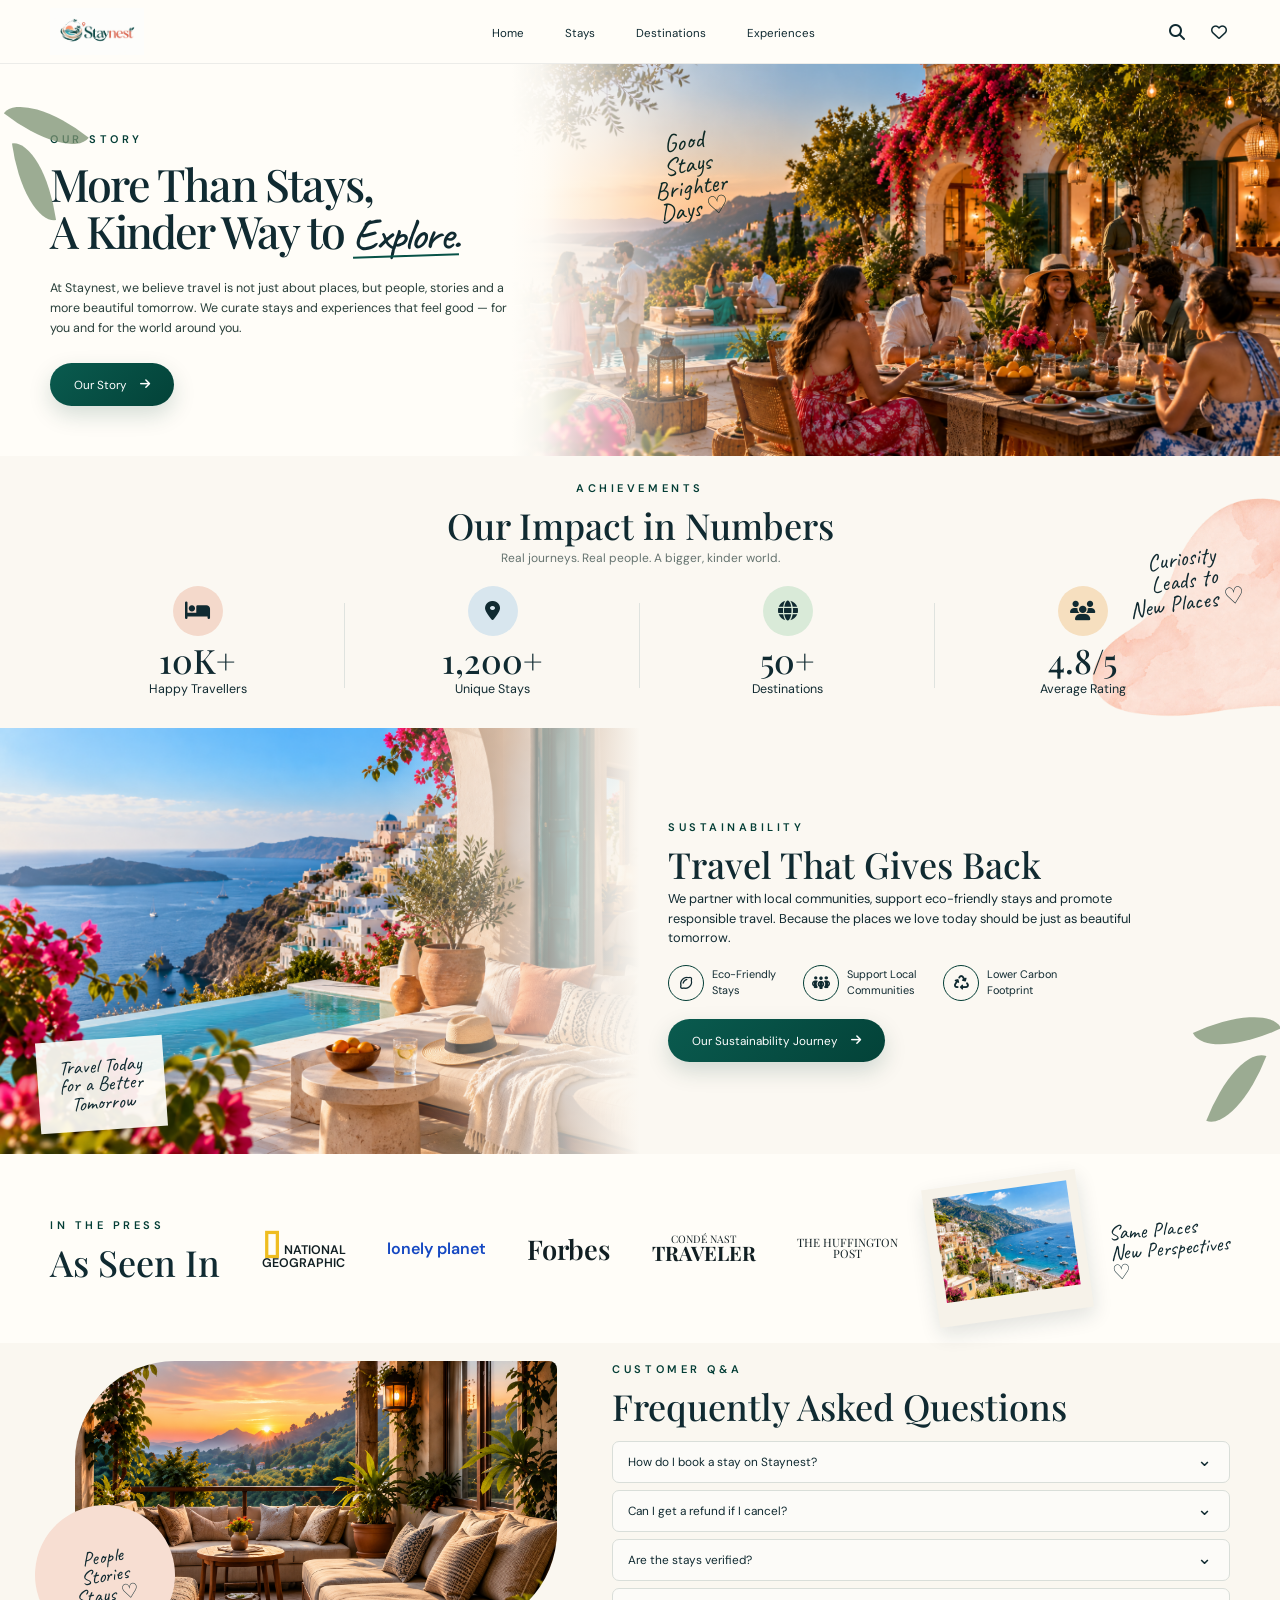
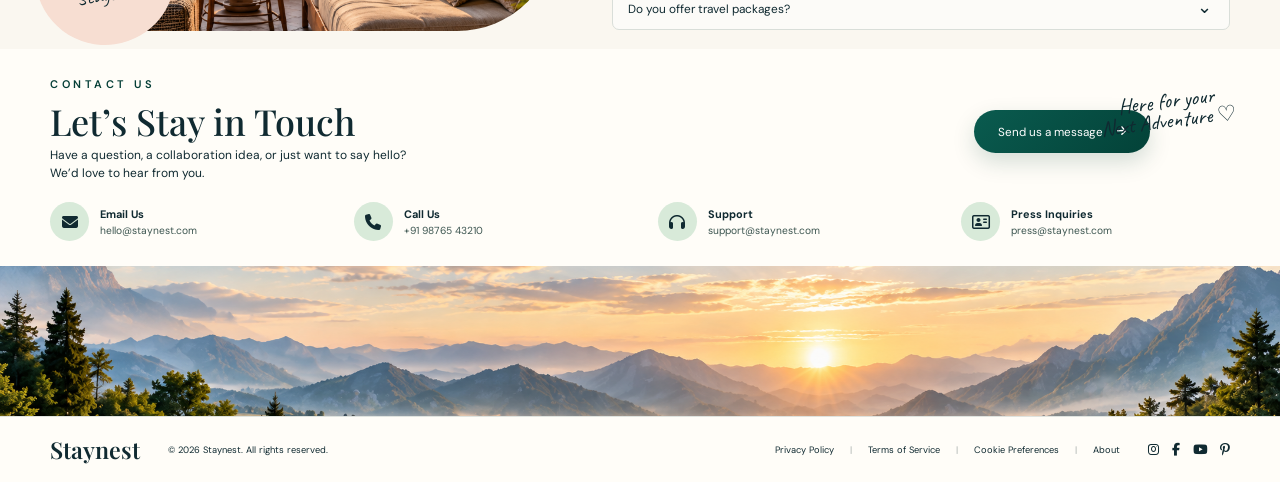
<file: about.html>
<!DOCTYPE html>
<html lang="en">
<head>
  <meta charset="UTF-8">
  <meta name="viewport" content="width=device-width, initial-scale=1.0">
  <meta name="description" content="Learn about Staynest, our impact, sustainability work and the people behind kinder travel.">
  <title>About | Staynest</title>

  <link rel="preconnect" href="https://fonts.googleapis.com">
  <link rel="preconnect" href="https://fonts.gstatic.com" crossorigin>
  <link href="https://fonts.googleapis.com/css2?family=Caveat:wght@500;600&family=DM+Sans:wght@400;500;600&family=Playfair+Display:wght@500;600&display=swap" rel="stylesheet">
  <link rel="stylesheet" href="https://cdnjs.cloudflare.com/ajax/libs/font-awesome/6.5.2/css/all.min.css">
  <link rel="stylesheet" href="./Css/about.css">
  <link rel="stylesheet" href="./Css/responsive.css">
</head>

<body class="about-page">

  <!-- ==================== HEADER START ==================== -->
  <header class="about-header">
    <nav class="about-navbar about-container" aria-label="Main navigation">

      <!-- Replace this file with the final Staynest logo -->
      <a class="about-logo" href="index.html" aria-label="Staynest home">
        <img src="./images/logo.png" alt="Staynest logo">
      </a>

      <button class="about-menu-toggle" type="button" aria-label="Open navigation" aria-expanded="false">
        <i class="fa-solid fa-bars"></i>
      </button>

      <div class="about-nav-panel">
        <ul class="about-nav-links">
          <li><a href="index.html">Home</a></li>
          <li><a href="stays.html">Stays</a></li>
          <li><a href="destination.html">Destinations</a></li>
          <li><a href="experience.html">Experiences</a></li>
        </ul>

        <div class="about-nav-actions">
          <button class="about-icon-button" id="aboutSearchOpen" type="button" aria-label="Open search">
            <i class="fa-solid fa-magnifying-glass"></i>
          </button>

          <button class="about-icon-button" id="aboutWishlist" type="button" aria-label="Wishlist">
            <i class="fa-regular fa-heart"></i>
          </button>
        </div>
      </div>
    </nav>

    <!-- Hidden until the magnifying glass is clicked -->
    <div class="about-search-panel" id="aboutSearchPanel" aria-hidden="true">
      <form class="about-search-form" id="aboutSearchForm">
        <input id="aboutSearchInput" type="search" placeholder="Search destinations..." aria-label="Search destinations" autocomplete="off">
        <button class="about-search-close" id="aboutSearchClose" type="button" aria-label="Close search">
          <i class="fa-solid fa-xmark"></i>
        </button>
      </form>
    </div>
  </header>
  <!-- ==================== HEADER END ==================== -->


  <main>

    <!-- ==================== STORY START ==================== -->
    <section class="about-story">
      <div class="about-story-copy about-container">
        <p class="about-eyebrow">Our story</p>
        <h1>More Than Stays,<br>A Kinder Way to <span>Explore.</span></h1>
        <p class="about-intro">
          At Staynest, we believe travel is not just about places, but people, stories
          and a more beautiful tomorrow. We curate stays and experiences that feel
          good — for you and for the world around you.
        </p>
        <a class="about-primary-button" href="#impact">
          Our Story <i class="fa-solid fa-arrow-right"></i>
        </a>
      </div>

      <div class="about-story-image">
        <img src="./images/about page banner.png" alt="Travellers sharing a meal at a beautiful coastal stay">
      </div>

      <p class="about-story-note" aria-hidden="true">Good<br>Stays<br>Brighter<br>Days ♡</p>
      <span class="about-leaves about-leaves-left" aria-hidden="true"></span>
    </section>
    <!-- ==================== STORY END ==================== -->


    <!-- ==================== IMPACT START ==================== -->
    <section class="about-impact" id="impact">
      <div class="about-container">
        <div class="about-section-heading centered">
          <p class="about-eyebrow">Achievements</p>
          <h2>Our Impact in Numbers</h2>
          <p>Real journeys. Real people. A bigger, kinder world.</p>
        </div>

        <div class="impact-grid">
          <article class="impact-item">
            <span class="impact-icon peach"><i class="fa-solid fa-bed"></i></span>
            <strong>10K+</strong>
            <p>Happy Travellers</p>
          </article>

          <article class="impact-item">
            <span class="impact-icon blue"><i class="fa-solid fa-location-dot"></i></span>
            <strong>1,200+</strong>
            <p>Unique Stays</p>
          </article>

          <article class="impact-item">
            <span class="impact-icon green"><i class="fa-solid fa-globe"></i></span>
            <strong>50+</strong>
            <p>Destinations</p>
          </article>

          <article class="impact-item">
            <span class="impact-icon gold"><i class="fa-solid fa-users"></i></span>
            <strong>4.8/5</strong>
            <p>Average Rating</p>
          </article>
        </div>
      </div>
        <img
        class="impact-watercolor"
        src="./images/about impact.png"
        alt=""
        aria-hidden="true"
      >
      <p class="impact-note" aria-hidden="true">Curiosity<br>Leads to<br>New Places ♡</p>
    </section>
    <!-- ==================== IMPACT END ==================== -->


    <!-- ==================== SUSTAINABILITY START ==================== -->
    <section class="about-sustainability">
      <div class="sustainability-image">
        <img src="./images/about page.png" alt="Eco-friendly coastal stay surrounded by nature">
        <p>Travel Today<br>for a Better<br>Tomorrow</p>
      </div>

      <div class="sustainability-copy">
        <p class="about-eyebrow">Sustainability</p>
        <h2>Travel That Gives Back</h2>
        <p>
          We partner with local communities, support eco-friendly stays and promote
          responsible travel. Because the places we love today should be just as
          beautiful tomorrow.
        </p>

        <div class="sustainability-values">
          <span><i class="fa-regular fa-lemon"></i> Eco-Friendly<br>Stays</span>
          <span><i class="fa-solid fa-people-group"></i> Support Local<br>Communities</span>
          <span><i class="fa-solid fa-recycle"></i> Lower Carbon<br>Footprint</span>
        </div>

        <a class="about-primary-button" href="#contact">
          Our Sustainability Journey <i class="fa-solid fa-arrow-right"></i>
        </a>
      </div>

      <span class="about-leaves about-leaves-right" aria-hidden="true"></span>
    </section>
    <!-- ==================== SUSTAINABILITY END ==================== -->


    <!-- ==================== PRESS START ==================== -->
    <section class="about-press">
      <div class="about-container press-layout">
        <div class="press-heading">
          <p class="about-eyebrow">In the press</p>
          <h2>As Seen In</h2>
        </div>

        <div class="press-names" aria-label="Publications featuring Staynest">
          <span class="national-geographic"><b>▯</b> National<br>Geographic</span>
          <span class="lonely-planet">lonely planet</span>
          <span class="forbes">Forbes</span>
          <span class="conde-nast">Condé Nast<br><b>Traveler</b></span>
          <span class="huffington">The Huffington<br>Post</span>
        </div>

        <figure class="press-polaroid">
          <img src="./images/ABOUT PRESS POLAROID.png" alt="Colourful coastal town beside the sea">
        </figure>

        <p class="press-note" aria-hidden="true">Same Places<br>New Perspectives ♡</p>
      </div>
    </section>
    <!-- ==================== PRESS END ==================== -->


    <!-- ==================== FAQ START ==================== -->
    <section class="about-faq">
      <div class="about-container faq-layout">
        <div class="faq-visual">
          <img src="./images/inviting mountain view.png" alt="Warm and inviting mountain-view living room">
          <p aria-hidden="true">People<br>Stories<br>Stays ♡</p>
        </div>

        <div class="faq-content">
          <p class="about-eyebrow">Customer Q&amp;A</p>
          <h2>Frequently Asked Questions</h2>

          <div class="faq-list">
            <details>
              <summary>How do I book a stay on Staynest?</summary>
              <p>Choose a stay, select your dates and travellers, then follow the booking steps shown on the property page.</p>
            </details>

            <details>
              <summary>Can I get a refund if I cancel?</summary>
              <p>Refund eligibility depends on the cancellation policy shown for the individual stay before booking.</p>
            </details>

            <details>
              <summary>Are the stays verified?</summary>
              <p>Yes. Staynest reviews property information and works with hosts to keep listings accurate and trustworthy.</p>
            </details>

            <details>
              <summary>Do you offer travel packages?</summary>
              <p>Staynest helps combine stays and local experiences into simple trip ideas suited to your preferences.</p>
            </details>
          </div>
        </div>
      </div>
    </section>
    <!-- ==================== FAQ END ==================== -->


    <!-- ==================== CONTACT START ==================== -->
    <section class="about-contact" id="contact">
      <div class="about-container contact-content">
        <div class="contact-heading">
          <p class="about-eyebrow">Contact us</p>
          <h2>Let’s Stay in Touch</h2>
          <p>Have a question, a collaboration idea, or just want to say hello?<br>We’d love to hear from you.</p>
        </div>

        <a class="about-primary-button contact-button" href="mailto:hello@staynest.com">
          Send us a message <i class="fa-solid fa-arrow-right"></i>
        </a>

        <div class="contact-grid">
          <a href="mailto:hello@staynest.com">
            <span><i class="fa-solid fa-envelope"></i></span>
            <div><strong>Email Us</strong><small>hello@staynest.com</small></div>
          </a>

          <a href="tel:+919876543210">
            <span><i class="fa-solid fa-phone"></i></span>
            <div><strong>Call Us</strong><small>+91 98765 43210</small></div>
          </a>

          <a href="mailto:support@staynest.com">
            <span><i class="fa-solid fa-headphones"></i></span>
            <div><strong>Support</strong><small>support@staynest.com</small></div>
          </a>

          <a href="mailto:press@staynest.com">
            <span><i class="fa-regular fa-address-card"></i></span>
            <div><strong>Press Inquiries</strong><small>press@staynest.com</small></div>
          </a>
        </div>
      </div>

      <img class="contact-landscape" src="./images/mountain landscape.png" alt="Mountain landscape at sunrise">
      <p class="contact-note" aria-hidden="true">Here for your<br>Next Adventure ♡</p>
    </section>
    <!-- ==================== CONTACT END ==================== -->

  </main>


  <!-- ==================== FOOTER START ==================== -->
  <footer class="about-footer">
    <div class="about-container footer-row">
      <a class="about-footer-logo" href="index.html">Staynest</a>

      <p>© <span id="currentYear">2026</span> Staynest. All rights reserved.</p>

      <nav aria-label="Legal navigation">
        <a href="#">Privacy Policy</a>
        <a href="#">Terms of Service</a>
        <a href="#">Cookie Preferences</a>
        <a href="about.html">About</a>
      </nav>

      <div class="footer-socials">
        <a href="#" aria-label="Instagram"><i class="fa-brands fa-instagram"></i></a>
        <a href="#" aria-label="Facebook"><i class="fa-brands fa-facebook-f"></i></a>
        <a href="#" aria-label="YouTube"><i class="fa-brands fa-youtube"></i></a>
        <a href="#" aria-label="Pinterest"><i class="fa-brands fa-pinterest-p"></i></a>
      </div>
    </div>
  </footer>
  <!-- ==================== FOOTER END ==================== -->

  <script src="./Javascript/about.js"></script>
</body>
</html>
</file>
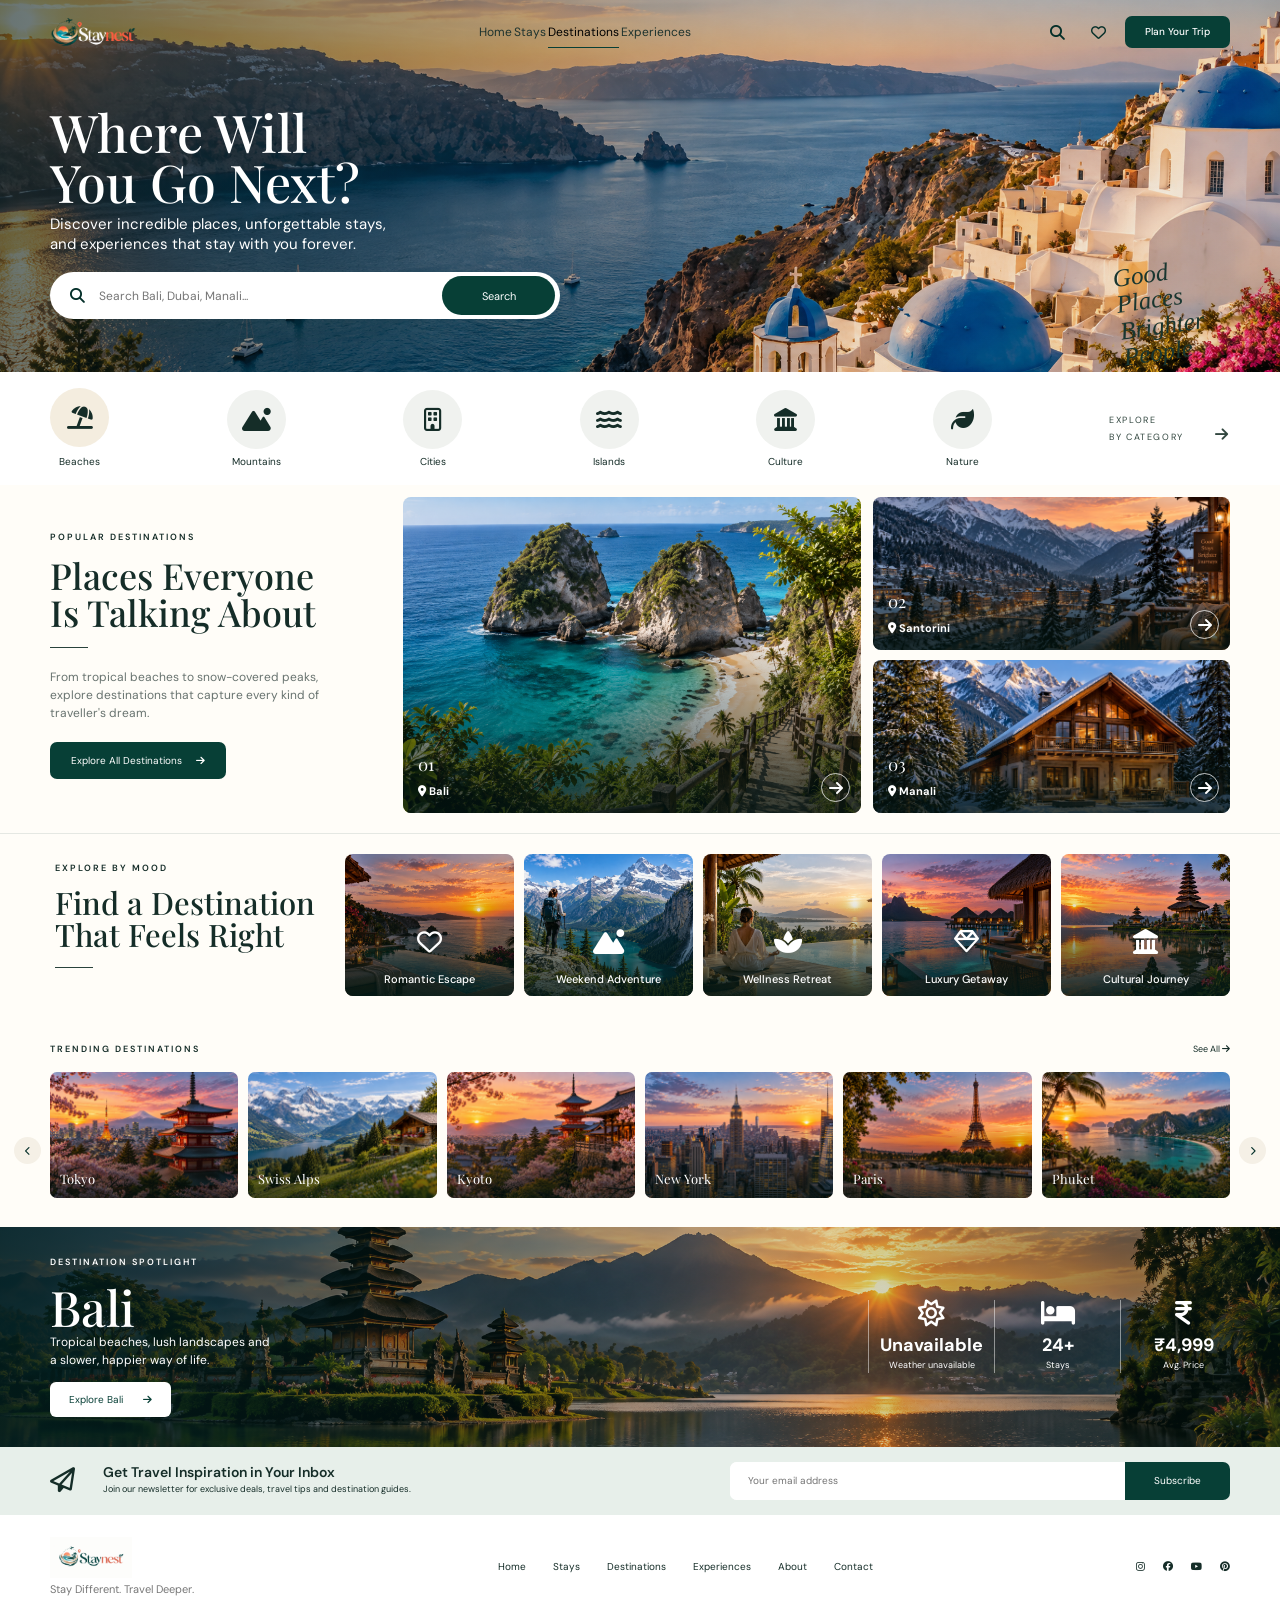
<file: destination.html>
<!DOCTYPE html>
<html lang="en">
<head>
  <meta charset="UTF-8">
  <meta name="viewport" content="width=device-width, initial-scale=1.0">
  <meta name="description" content="Explore unforgettable destinations with Staynest.">
  <title>Destinations | Staynest</title>
  <link rel="preconnect" href="https://fonts.googleapis.com">
  <link rel="preconnect" href="https://fonts.gstatic.com" crossorigin>
  <link href="https://fonts.googleapis.com/css2?family=DM+Sans:wght@400;500;600;700&family=Playfair+Display:wght@500;600&display=swap" rel="stylesheet">
  <link rel="stylesheet" href="https://cdnjs.cloudflare.com/ajax/libs/font-awesome/6.5.2/css/all.min.css">
  <link rel="stylesheet" href="https://cdn.jsdelivr.net/npm/bootstrap@5.3.3/dist/css/bootstrap.min.css">
  <link rel="stylesheet" href="./Css/destination.css">
  <link rel="stylesheet" href="./Css/responsive.css">
</head>
<body class="destination-page">
  <header class="site-header">
    <nav class="navbar navbar-expand-lg">
      <div class="container destination-container">
        <a class="navbar-brand" href="index.html"><img src="./images/transparent logo.png" alt="Staynest logo"></a>
        <button class="navbar-toggler" type="button" data-bs-toggle="collapse" data-bs-target="#destinationNavbar" aria-controls="destinationNavbar" aria-expanded="false" aria-label="Open navigation">
          <span class="navbar-toggler-icon"></span>
        </button>
        <div class="collapse navbar-collapse" id="destinationNavbar">
          <ul class="navbar-nav mx-auto">
            <li class="nav-item"><a class="nav-link" href="index.html">Home</a></li>
            <li class="nav-item"><a class="nav-link" href="stays.html">Stays</a></li>
            <li class="nav-item"><a class="nav-link active" href="destination.html">Destinations</a></li>
            <li class="nav-item"><a class="nav-link" href="experience.html">Experiences</a></li>
            
          </ul>
          <div class="nav-actions">
            <div class="nav-search-wrap">
              <div class="nav-search-box" id="navSearchBox">
                <input type="search" id="navbarSearchInput" placeholder="Search destinations..." aria-label="Search destinations">
                <button type="button" id="navbarSearchClose" aria-label="Close search">
                  <i class="fa-solid fa-xmark"></i>
                </button>
              </div>
              <button type="button" id="navbarSearchButton" aria-label="Search">
                <i class="fa-solid fa-magnifying-glass"></i>
              </button>
            </div>
            <button type="button" aria-label="Wishlist">
              <i class="fa-regular fa-heart"></i>
            </button>
            <button class="plan-trip-btn" id="planTripButton" type="button">Plan Your Trip</button>
          </div>
        </div>
      </div>
    </nav>
  </header>

  <main>
    <section class="destination-hero">
      <img src="./images/3rd page hero.png" alt="Santorini coast and white buildings at sunset">
      <div class="hero-overlay"></div>
      <div class="container destination-container hero-content">
        <h1>Where Will<br>You Go Next?</h1>
        <p>Discover incredible places, unforgettable stays,<br>and experiences that stay with you forever.</p>
        <form class="destination-search-form" id="destinationSearchForm">
          <i class="fa-solid fa-magnifying-glass"></i>
          <input id="destinationSearchInput" type="search" placeholder="Search Bali, Dubai, Manali..." aria-label="Search destinations">
          <button type="submit">Search</button>
        </form>
      </div>
      <p class="hero-handwriting">Good<br>Places<br>Brighter<br>People</p>
    </section>

    <section class="category-strip" aria-label="Destination categories">
      <div class="container destination-container category-list">
        <button class="category-button active" type="button" data-category="beaches"><span><i class="fa-solid fa-umbrella-beach"></i></span>Beaches</button>
        <button class="category-button" type="button" data-category="mountains"><span><i class="fa-solid fa-mountain-sun"></i></span>Mountains</button>
        <button class="category-button" type="button" data-category="cities"><span><i class="fa-regular fa-building"></i></span>Cities</button>
        <button class="category-button" type="button" data-category="islands"><span><i class="fa-solid fa-water"></i></span>Islands</button>
        <button class="category-button" type="button" data-category="culture"><span><i class="fa-solid fa-landmark"></i></span>Culture</button>
        <button class="category-button" type="button" data-category="nature"><span><i class="fa-solid fa-leaf"></i></span>Nature</button>
        <a class="category-explore" href="#moodDestinations">Explore<br>by category <i class="fa-solid fa-arrow-right"></i></a>
      </div>
    </section>

    <section class="popular-section" id="popularDestinations">
      <div class="container destination-container popular-grid">
        <div class="section-copy">
          <p class="eyebrow">Popular destinations</p>
          <h2>Places Everyone<br>Is Talking About</h2>
          <span class="short-line"></span>
          <p class="section-description">From tropical beaches to snow-covered peaks, explore destinations that capture every kind of traveller's dream.</p>
          <a class="primary-button" href="#trendingDestinations">Explore All Destinations <i class="fa-solid fa-arrow-right"></i></a>
        </div>
        <article class="popular-card popular-card-large" data-name="Bali" data-category="beaches islands nature">
          <img src="./images/bali.png" alt="Tropical Bali beach">
          <div class="card-shade"></div>
          <div class="popular-card-content"><span>01</span><strong><i class="fa-solid fa-location-dot"></i> Bali</strong></div>
          <a href="#baliSpotlight" aria-label="Explore Bali"><i class="fa-solid fa-arrow-right"></i></a>
        </article>
        <div class="popular-stack">
          <article class="popular-card" data-name="Santorini" data-category="beaches islands culture">
            <img src="./images/santorini.png" alt="Santorini at sunset"><div class="card-shade"></div>
            <div class="popular-card-content"><span>02</span><strong><i class="fa-solid fa-location-dot"></i> Santorini</strong></div>
            <a href="#" aria-label="Explore Santorini"><i class="fa-solid fa-arrow-right"></i></a>
          </article>
          <article class="popular-card" data-name="Manali" data-category="mountains nature">
            <img src="./images/snowpeak cottage.png" alt="Snowy cabin in Manali"><div class="card-shade"></div>
            <div class="popular-card-content"><span>03</span><strong><i class="fa-solid fa-location-dot"></i> Manali</strong></div>
            <a href="#" aria-label="Explore Manali"><i class="fa-solid fa-arrow-right"></i></a>
          </article>
        </div>
      </div>

      <p
        class="destination-no-results"
        id="destinationNoResults"
        hidden
      >
        Sorry, we could not find that destination.
      </p>

    </section>

    <section class="mood-section" id="moodDestinations">
      <div class="container destination-container mood-layout">
        <div class="section-copy mood-copy">
          <p class="eyebrow">Explore by mood</p>
          <h2>Find a Destination<br>That Feels Right</h2><span class="short-line"></span>
        </div>
        <div class="mood-cards">
          <article class="mood-card" data-category="beaches"><img src="./images/romatic escape 3rd page.png" alt="Romantic sunset escape"><div></div><i class="fa-regular fa-heart"></i><h3>Romantic Escape</h3></article>
          <article class="mood-card" data-category="mountains"><img src="./images/weekend adventure 3rd page.png" alt="Mountain adventure"><div></div><i class="fa-solid fa-mountain-sun"></i><h3>Weekend Adventure</h3></article>
          <article class="mood-card" data-category="nature"><img src="./images/welness retreat 3rd page.png" alt="Tropical wellness retreat"><div></div><i class="fa-solid fa-spa"></i><h3>Wellness Retreat</h3></article>
          <article class="mood-card" data-category="islands"><img src="./images/luxury gateway 3rd page.png" alt="Luxury waterside resort"><div></div><i class="fa-regular fa-gem"></i><h3>Luxury Getaway</h3></article>
          <article class="mood-card" data-category="culture"><img src="./images/cultural journey 3rd page.png" alt="Temple cultural destination"><div></div><i class="fa-solid fa-landmark"></i><h3>Cultural Journey</h3></article>
        </div>
      </div>
    </section>

    <section class="trending-section" id="trendingDestinations">
      <div class="container destination-container">
        <div class="trending-heading"><p class="eyebrow">Trending destinations</p><a href="#">See All <i class="fa-solid fa-arrow-right"></i></a></div>
        <div class="trending-carousel">
          <button class="carousel-arrow previous" type="button" aria-label="Previous destinations"><i class="fa-solid fa-chevron-left"></i></button>
          <div class="trending-track">
            <article data-name="Tokyo"><img src="./images/tokyo 3rd page.png" alt="Tokyo"><span>Tokyo</span></article>
            <article data-name="Swiss Alps"><img src="./images/Swiss alps 3rd page.png" alt="Swiss Alps"><span>Swiss Alps</span></article>
            <article data-name="Kyoto"><img src="./images/kyoto 3rd page.png" alt="Kyoto"><span>Kyoto</span></article>
            <article data-name="New York"><img src="./images/new york 3rd page.png" alt="New York"><span>New York</span></article>
            <article data-name="Paris"><img src="./images/paris 3rd page.png" alt="Paris"><span>Paris</span></article>
            <article data-name="Phuket"><img src="./images/phuket 3rd page.png" alt="Phuket"><span>Phuket</span></article>
          </div>
          <button class="carousel-arrow next" type="button" aria-label="Next destinations"><i class="fa-solid fa-chevron-right"></i></button>
        </div>
      </div>

    </section>

    <section class="bali-spotlight" id="baliSpotlight">
      <img src="./images/Bali spotlight 3rd page banner bottom.png" alt="Bali lake, temple and mountains at sunset"><div class="spotlight-overlay"></div>
      <div class="container destination-container spotlight-content">
        <div><p class="eyebrow">Destination spotlight</p><h2>Bali</h2><p>Tropical beaches, lush landscapes and<br>a slower, happier way of life.</p><a href="#" class="light-button">Explore Bali <i class="fa-solid fa-arrow-right"></i></a></div>
        <div class="spotlight-stats">
          <div><i class="fa-regular fa-sun"></i><strong id="baliTemperature" aria-live="polite">Loading...</strong><span id="baliWeatherLabel">Live Temperature</span></div>
          <div><i class="fa-solid fa-bed"></i><strong>24+</strong><span>Stays</span></div>
          <div><i class="fa-solid fa-indian-rupee-sign"></i><strong>₹4,999</strong><span>Avg. Price</span></div>
        </div>
      </div>
    </section>

    <section class="newsletter-strip">
      <div class="container destination-container newsletter-layout">
        <i class="fa-regular fa-paper-plane"></i><div><h2>Get Travel Inspiration in Your Inbox</h2><p>Join our newsletter for exclusive deals, travel tips and destination guides.</p></div>
        <form class="destination-newsletter"><input type="email" placeholder="Your email address" aria-label="Email address" required><button type="submit">Subscribe</button></form>
      </div>
    </section>
  </main>

  <footer class="destination-footer">
    <div class="container destination-container footer-layout">
      <div class="footer-brand"><img src="./images/logo.png" alt="Staynest"><p>Stay Different. Travel Deeper.</p></div>
      <nav aria-label="Footer navigation"><a href="index.html">Home</a><a href="stays.html">Stays</a><a href="destination.html">Destinations</a><a href="experience.html">Experiences</a><a href="about.html">About</a><a href="contact.html">Contact</a></nav>
      <div class="social-links"><a href="#" aria-label="Instagram"><i class="fa-brands fa-instagram"></i></a><a href="#" aria-label="Facebook"><i class="fa-brands fa-facebook"></i></a><a href="#" aria-label="YouTube"><i class="fa-brands fa-youtube"></i></a><a href="#" aria-label="Pinterest"><i class="fa-brands fa-pinterest"></i></a></div>
    </div>
  </footer>

  
  <!-- ==================== TRIP PLANNER ==================== -->
  <div class="trip-planner" id="tripPlanner" aria-hidden="true">
    <div class="trip-planner-card">
      <button class="trip-planner-close" id="tripPlannerClose" type="button" aria-label="Close trip planner">
        <i class="fa-solid fa-xmark"></i>
      </button>

      <div class="trip-planner-form-view" id="tripPlannerFormView">
        <p class="eyebrow">Your trip, your way</p>
        <h2>Let’s Plan Something Good</h2>
        <p class="trip-planner-intro">Tell us what you have in mind and Staynest will shape a simple trip idea for you.</p>

        <form id="tripPlannerForm">
          <div class="trip-field">
            <label for="tripDestination">Where do you want to go?</label>
            <select id="tripDestination" required>
              <option value="">Choose a destination</option>
              <option value="Bali">Bali</option>
              <option value="Santorini">Santorini</option>
              <option value="Manali">Manali</option>
              <option value="Tokyo">Tokyo</option>
              <option value="Kyoto">Kyoto</option>
              <option value="Paris">Paris</option>
              <option value="Phuket">Phuket</option>
            </select>
          </div>

          <div class="trip-two-columns">
            <div class="trip-field">
              <label for="tripCheckIn">Check-in</label>
              <input id="tripCheckIn" type="date" required>
            </div>
            <div class="trip-field">
              <label for="tripCheckOut">Check-out</label>
              <input id="tripCheckOut" type="date" required>
            </div>
          </div>

          <div class="trip-two-columns">
            <div class="trip-field">
              <label for="tripGuests">Travellers</label>
              <select id="tripGuests">
                <option value="1">1 Traveller</option>
                <option value="2" selected>2 Travellers</option>
                <option value="3">3 Travellers</option>
                <option value="4">4 Travellers</option>
                <option value="5">5+ Travellers</option>
              </select>
            </div>
            <div class="trip-field">
              <label for="tripBudget">Budget / night</label>
              <select id="tripBudget">
                <option value="Budget-friendly">Under ₹5,000</option>
                <option value="Comfort">₹5,000 – ₹10,000</option>
                <option value="Premium">₹10,000 – ₹20,000</option>
                <option value="Luxury">₹20,000+</option>
              </select>
            </div>
          </div>

          <div class="trip-field">
            <label for="tripMood">What kind of trip?</label>
            <select id="tripMood">
              <option value="Romantic">Romantic Escape</option>
              <option value="Adventure">Adventure</option>
              <option value="Wellness">Wellness & Slow Travel</option>
              <option value="Culture">Culture & Local Life</option>
              <option value="Food">Food & Experiences</option>
              <option value="Nature">Nature & Peace</option>
            </select>
          </div>

          <button class="trip-create-btn" type="submit">
            Create My Trip <i class="fa-solid fa-arrow-right"></i>
          </button>
        </form>
      </div>

      <div class="trip-result" id="tripResult" hidden>
        <p class="eyebrow">Your Staynest trip</p>
        <h2 id="tripResultTitle">Your Escape</h2>
        <p id="tripResultDates"></p>

        <div class="trip-result-grid">
          <div><span>Travellers</span><strong id="tripResultGuests"></strong></div>
          <div><span>Style</span><strong id="tripResultMood"></strong></div>
          <div><span>Budget</span><strong id="tripResultBudget"></strong></div>
        </div>

        <div class="trip-suggestion">
          <span>Staynest suggests</span>
          <p id="tripSuggestion"></p>
        </div>

        <div class="trip-result-actions">
          <a class="trip-create-btn" id="tripViewStays" href="stays.html">
            View Matching Stays <i class="fa-solid fa-arrow-right"></i>
          </a>
          <a class="trip-secondary-btn" href="experience.html">Explore Experiences</a>
        </div>

        <button class="trip-start-over" id="tripStartOver" type="button">Change my plan</button>
      </div>
    </div>
  </div>


  <script src="https://cdn.jsdelivr.net/npm/bootstrap@5.3.3/dist/js/bootstrap.bundle.min.js"></script>
  <script src="./Javascript/destination.js"></script>
</body>
</html>
</file>
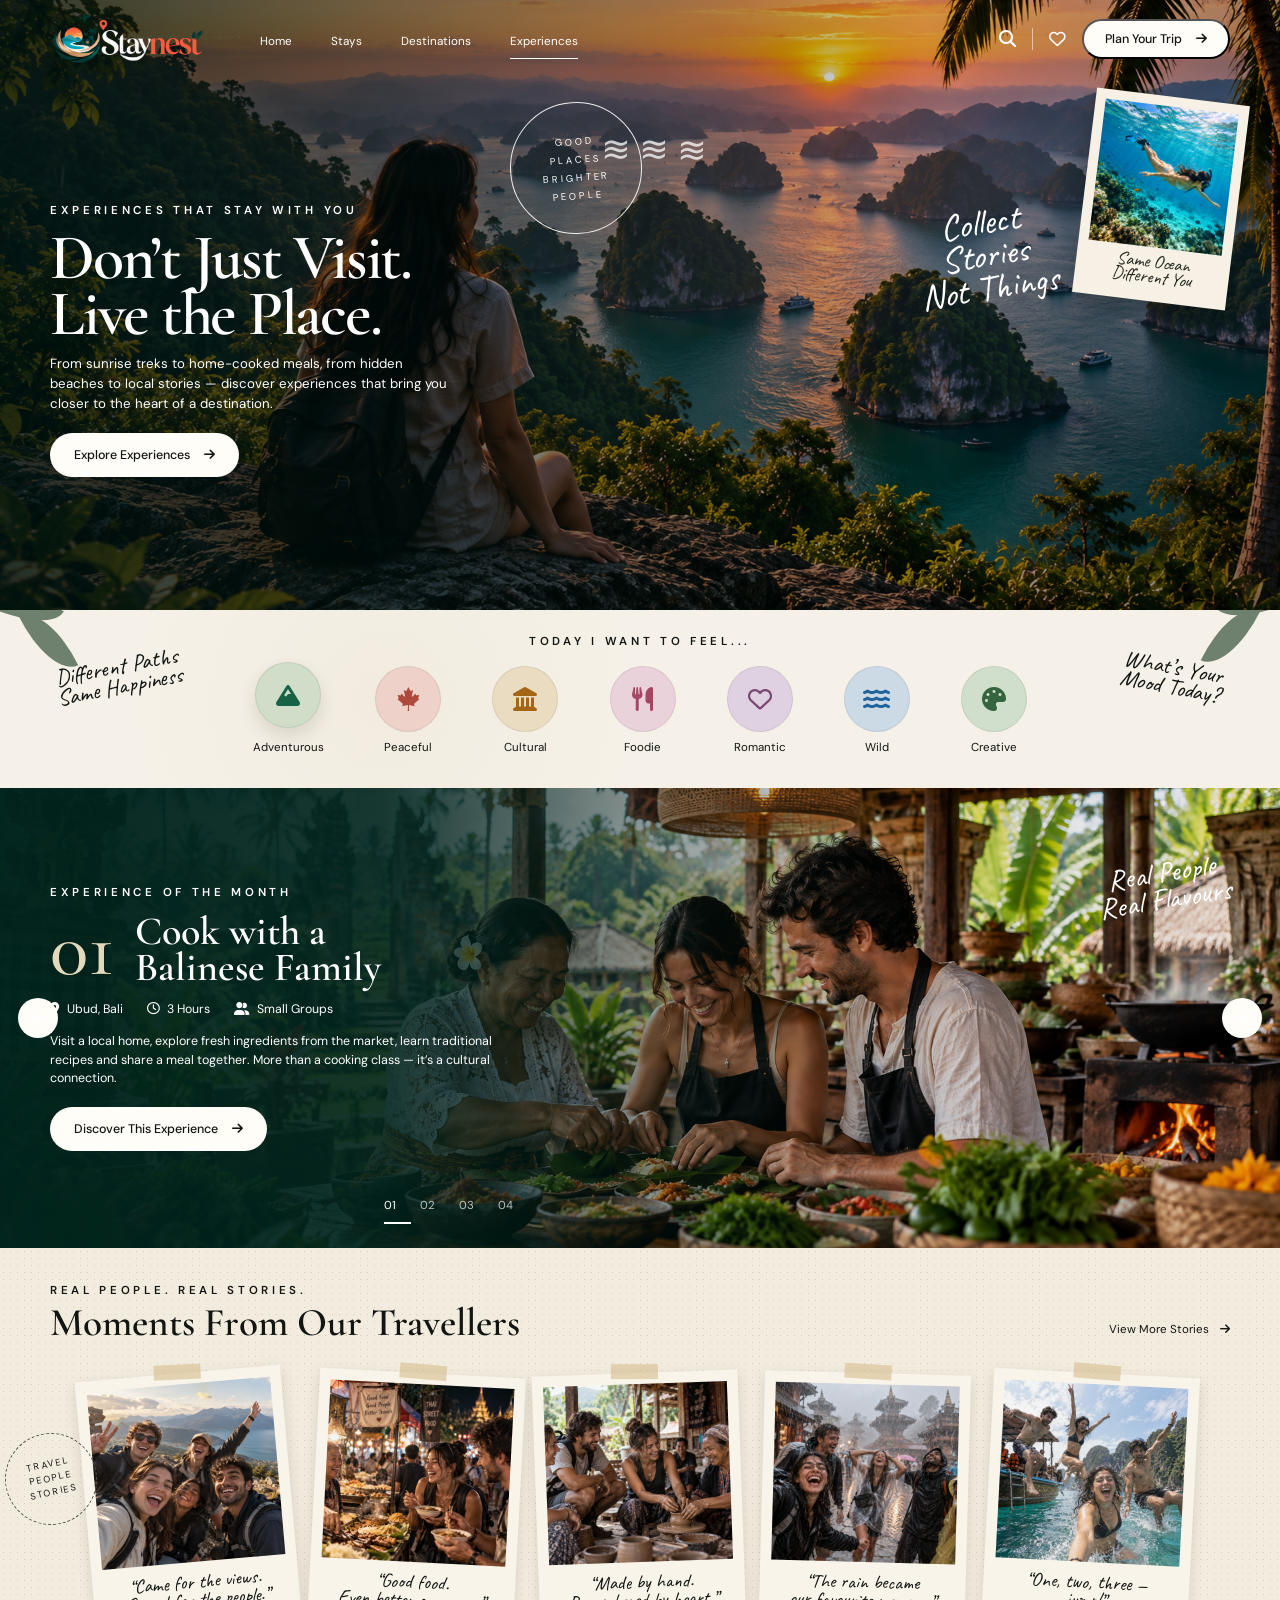
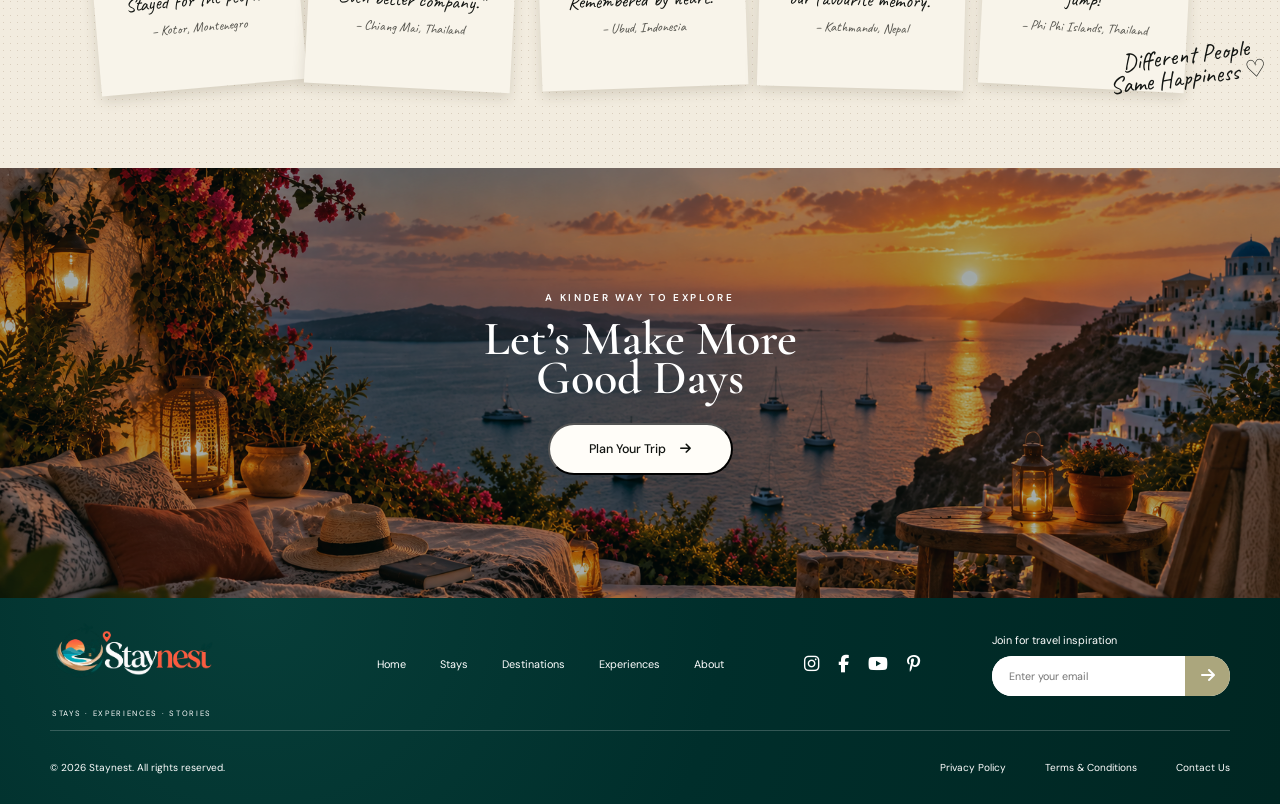
<file: experience.html>
<!DOCTYPE html>
<html lang="en">
<head>
  <meta charset="UTF-8">
  <meta name="viewport" content="width=device-width, initial-scale=1.0">
  <meta name="description" content="Discover meaningful local experiences with Staynest.">
  <title>Experiences | Staynest</title>

  <link rel="preconnect" href="https://fonts.googleapis.com">
  <link rel="preconnect" href="https://fonts.gstatic.com" crossorigin>
  <link href="https://fonts.googleapis.com/css2?family=Cormorant+Garamond:wght@500;600;700&family=DM+Sans:wght@400;500;600&family=Caveat:wght@500;600&display=swap" rel="stylesheet">
  <link rel="stylesheet" href="https://cdnjs.cloudflare.com/ajax/libs/font-awesome/6.5.2/css/all.min.css">
  <link rel="stylesheet" href="./Css/experience.css">
<link rel="stylesheet" href="./Css/responsive.css">
</head>

<body>
  <!-- ========================= NAVBAR + HERO ========================= -->
  <header class="hero" id="home">
    <img class="hero-bg" src="./images/4th page hero banner.png" alt="Traveller watching sunset over tropical islands">
    <div class="hero-shade"></div>

    <nav class="navbar container" aria-label="Main navigation">
    <a class="brand" href="index.html" aria-label="Staynest home">
  <img src="./images/transparent logo.png" alt="Staynest" class="navbar-logo">
</a>

      <button class="menu-toggle" type="button" aria-label="Open navigation" aria-expanded="false">
        <i class="fa-solid fa-bars"></i>
      </button>

      <div class="nav-panel">
        <ul class="nav-links">
          <li><a href="index.html">Home</a></li>
          <li><a href="stays.html">Stays</a></li>
          <li><a href="destination.html">Destinations</a></li>
          <li><a class="active" href="experience.html">Experiences</a></li>
      
        </ul>

        <div class="nav-actions">
          <button
            type="button"
            class="icon-button"
            id="searchOpenButton"
            aria-label="Open destination search"
          >
            <i class="fa-solid fa-magnifying-glass"></i>
          </button>

          <span class="nav-divider"></span>
          <button type="button" class="icon-button" aria-label="Wishlist"><i class="fa-regular fa-heart"></i></button>
          <button
  type="button"
  class="pill-button light small open-trip-modal"
>
  Plan Your Trip
  <i class="fa-solid fa-arrow-right"></i>
</button>
        </div>
      </div>
    </nav>

    <!-- Hidden destination search panel -->
    <div
      class="destination-search-panel"
      id="destinationSearchPanel"
      aria-hidden="true"
    >
      <form class="destination-search-form" id="destinationSearchForm">
        <i
          class="fa-solid fa-location-dot search-location-icon"
          aria-hidden="true"
        ></i>

        <input
          type="search"
          id="destinationSearchInput"
          placeholder="Where would you like to go?"
          aria-label="Search destinations"
          autocomplete="off"
        >

        <button class="destination-search-submit" type="submit">
          Search
          <i class="fa-solid fa-arrow-right"></i>
        </button>

        <button
          class="destination-search-close"
          id="searchCloseButton"
          type="button"
          aria-label="Close destination search"
        >
          <i class="fa-solid fa-xmark"></i>
        </button>
      </form>
    </div>

    <div class="hero-content container">
      <div class="hero-copy">
        <p class="eyebrow light-text">Experiences that stay with you</p>
        <h1>Don’t Just Visit.<br>Live the Place.</h1>
        <p class="hero-description">From sunrise treks to home-cooked meals, from hidden beaches to local stories — discover experiences that bring you closer to the heart of a destination.</p>
        <a href="#featured-experience" class="pill-button light">Explore Experiences <i class="fa-solid fa-arrow-right"></i></a>
      </div>

      <div class="good-places-stamp" aria-hidden="true">
        <span>Good</span><span>Places</span><span>Brighter</span><span>People</span>
      </div>

      <div class="hero-note" aria-hidden="true">Collect<br>Stories<br>Not Things</div>

      <figure class="hero-polaroid">
        <img src="./images/hero underwater polaroid.png" alt="Woman swimming in clear ocean water">
        <figcaption>Same Ocean<br>Different You</figcaption>
      </figure>
    </div>
  </header>

  <main>
    <!-- ========================= MOOD SELECTOR ========================= -->
    <section class="moods" aria-labelledby="mood-heading">
      <div class="leaf-corner leaf-left" aria-hidden="true"></div>
      <div class="leaf-corner leaf-right" aria-hidden="true"></div>
      <p class="side-note left-note">Different Paths<br>Same Happiness</p>
      <p class="side-note right-note">What’s Your<br>Mood Today?</p>

      <div class="container mood-inner">
        <p class="eyebrow" id="mood-heading">Today I want to feel...</p>
        <div class="mood-list">
          <button class="mood-item active" type="button" data-mood="adventurous">
            <span class="mood-circle green"><i class="fa-solid fa-mountain"></i></span><span>Adventurous</span>
          </button>
          <button class="mood-item" type="button" data-mood="peaceful">
            <span class="mood-circle coral"><i class="fa-brands fa-canadian-maple-leaf"></i></span><span>Peaceful</span>
          </button>
          <button class="mood-item" type="button" data-mood="cultural">
            <span class="mood-circle amber"><i class="fa-solid fa-landmark"></i></span><span>Cultural</span>
          </button>
          <button class="mood-item" type="button" data-mood="foodie">
            <span class="mood-circle rose"><i class="fa-solid fa-utensils"></i></span><span>Foodie</span>
          </button>
          <button class="mood-item" type="button" data-mood="romantic">
            <span class="mood-circle lavender"><i class="fa-regular fa-heart"></i></span><span>Romantic</span>
          </button>
          <button class="mood-item" type="button" data-mood="wild">
            <span class="mood-circle blue"><i class="fa-solid fa-water"></i></span><span>Wild</span>
          </button>
          <button class="mood-item" type="button" data-mood="creative">
            <span class="mood-circle sage"><i class="fa-solid fa-palette"></i></span><span>Creative</span>
          </button>
        </div>
      </div>
    </section>

  <!-- ================= FEATURED EXPERIENCE CAROUSEL ================= -->
<section class="featured" id="featured-experience">

  <div class="experience-slides">

    <!-- Slide 01 -->
    <article class="experience-slide active">
      <img
        src="./images/carousel 4th page 1.png"
        alt="Cook with a Balinese Family"
        class="experience-background"
      >

      <div class="featured-shade"></div>

      <div class="featured-grid container">
        <div class="featured-copy">

          <p class="eyebrow light-text">
            Experience of the month
          </p>

          <div class="experience-title">
            <span class="number">01</span>

            <h2>
              Cook with a<br>
              Balinese Family
            </h2>
          </div>

          <div class="experience-meta">
            <span>
              <i class="fa-solid fa-location-dot"></i>
              Ubud, Bali
            </span>

            <span>
              <i class="fa-regular fa-clock"></i>
              3 Hours
            </span>

            <span>
              <i class="fa-solid fa-user-group"></i>
              Small Groups
            </span>
          </div>

          <p class="experience-text">
            Visit a local home, explore fresh ingredients from the market,
            learn traditional recipes and share a meal together.
            More than a cooking class — it’s a cultural connection.
          </p>

          <a href="#" class="pill-button light">
            Discover This Experience
            <i class="fa-solid fa-arrow-right"></i>
          </a>
        </div>

        <p class="flavour-note">
          Real People<br>
          Real Flavours
        </p>
      </div>
    </article>


    <!-- Slide 02 -->
    <article class="experience-slide">
      <img
        src="./images/carousel 4th page 2.png"
        alt="Sunrise Volcano Trek"
        class="experience-background"
      >

      <div class="featured-shade"></div>

      <div class="featured-grid container">
        <div class="featured-copy">

          <p class="eyebrow light-text">
            Adventure above the clouds
          </p>

          <div class="experience-title">
            <span class="number">02</span>

            <h2>
              Sunrise<br>
              Volcano Trek
            </h2>
          </div>

          <div class="experience-meta">
            <span>
              <i class="fa-solid fa-location-dot"></i>
              Mount Batur, Bali
            </span>

            <span>
              <i class="fa-regular fa-clock"></i>
              5 Hours
            </span>

            <span>
              <i class="fa-solid fa-user-group"></i>
              Small Groups
            </span>
          </div>

          <p class="experience-text">
            Begin before dawn and climb above the clouds with a local guide.
            Reach the summit as the first golden light appears over Bali.
          </p>

          <a href="#" class="pill-button light">
            Discover This Experience
            <i class="fa-solid fa-arrow-right"></i>
          </a>
        </div>

        <p class="flavour-note">
          Chase Light<br>
          Find Wonder
        </p>
      </div>
    </article>


    <!-- Slide 03 -->
    <article class="experience-slide">
      <img
        src="./images/carousel 4th page 3.png"
        alt="Hidden Lagoon Kayaking"
        class="experience-background"
      >

      <div class="featured-shade"></div>

      <div class="featured-grid container">
        <div class="featured-copy">

          <p class="eyebrow light-text">
            Into the wild
          </p>

          <div class="experience-title">
            <span class="number">03</span>

            <h2>
              Hidden Lagoon<br>
              Kayaking
            </h2>
          </div>

          <div class="experience-meta">
            <span>
              <i class="fa-solid fa-location-dot"></i>
              El Nido, Philippines
            </span>

            <span>
              <i class="fa-regular fa-clock"></i>
              4 Hours
            </span>

            <span>
              <i class="fa-solid fa-user-group"></i>
              Maximum 8 Guests
            </span>
          </div>

          <p class="experience-text">
            Paddle through turquoise water between towering limestone cliffs.
            Discover quiet coves and hidden lagoons away from the crowds.
          </p>

          <a href="#" class="pill-button light">
            Discover This Experience
            <i class="fa-solid fa-arrow-right"></i>
          </a>
        </div>

        <p class="flavour-note">
          Paddle Slowly<br>
          Look Closer
        </p>
      </div>
    </article>


    <!-- Slide 04 -->
    <article class="experience-slide">
      <img
        src="./images/carousel 4th page 4.png"
        alt="Traditional Village Night"
        class="experience-background"
      >

      <div class="featured-shade"></div>

      <div class="featured-grid container">
        <div class="featured-copy">

          <p class="eyebrow light-text">
            An evening of stories
          </p>

          <div class="experience-title">
            <span class="number">04</span>

            <h2>
              Traditional<br>
              Village Night
            </h2>
          </div>

          <div class="experience-meta">
            <span>
              <i class="fa-solid fa-location-dot"></i>
              Gianyar, Bali
            </span>

            <span>
              <i class="fa-regular fa-clock"></i>
              4 Hours
            </span>

            <span>
              <i class="fa-solid fa-user-group"></i>
              Small Groups
            </span>
          </div>

          <p class="experience-text">
            Spend an evening with a Balinese community through traditional
            music, local food and stories shared beneath the night sky.
          </p>

          <a href="#" class="pill-button light">
            Discover This Experience
            <i class="fa-solid fa-arrow-right"></i>
          </a>
        </div>

        <p class="flavour-note">
          Old Stories<br>
          New Memories
        </p>
      </div>
    </article>

  </div>


  <!-- Carousel arrows -->
  <button
    class="slider-arrow previous"
    type="button"
    aria-label="Previous experience"
  >
    <i class="fa-solid fa-arrow-left"></i>
  </button>

  <button
    class="slider-arrow next"
    type="button"
    aria-label="Next experience"
  >
    <i class="fa-solid fa-arrow-right"></i>
  </button>


  <!-- Carousel indicators -->
  <div class="slider-count" aria-label="Choose an experience">
    <button class="current" type="button" data-slide="0">01</button>
    <button type="button" data-slide="1">02</button>
    <button type="button" data-slide="2">03</button>
    <button type="button" data-slide="3">04</button>
  </div>

</section>
<!-- ========================= TRAVELLER STORIES ========================= -->

<section class="stories" id="stories">

  <div class="container">

    <div class="section-heading-row">

      <div>
        <p class="eyebrow">
          Real people. Real stories.
        </p>

        <h2>
          Moments From Our Travellers
        </h2>
      </div>

      <a class="text-link" href="#">
        View More Stories
        <i class="fa-solid fa-arrow-right"></i>
      </a>

    </div>


    <div class="polaroid-grid">

      <!-- Story 01 -->
      <article class="story-card tilt-left">

        <span class="tape"></span>

        <img
          src="./images/group trip.png"
          alt="Friends enjoying a mountain trip together"
        >

        <p>
          “Came for the views.<br>
          Stayed for the people.”
        </p>

        <small>
          – Kotor, Montenegro
        </small>

      </article>


      <!-- Story 02 -->
      <article class="story-card tilt-right">

        <span class="tape"></span>

        <img
          src="./images/night market.png"
          alt="Travellers enjoying food at a night market"
        >

        <p>
          “Good food.<br>
          Even better company.”
        </p>

        <small>
          – Chiang Mai, Thailand
        </small>

      </article>


      <!-- Story 03 -->
      <article class="story-card tilt-left-soft">

        <span class="tape"></span>

        <img
          src="./images/local craft memory.png"
          alt="Travellers learning pottery from a local craftswoman"
        >

        <p>
          “Made by hand.<br>
          Remembered by heart.”
        </p>

        <small>
          – Ubud, Indonesia
        </small>

      </article>


      <!-- Story 04 -->
      <article class="story-card tilt-right-soft">

        <span class="tape"></span>

        <img
          src="./images/rain memory.png"
          alt="Friends laughing together during unexpected rain"
        >

        <p>
          “The rain became<br>
          our favourite memory.”
        </p>

        <small>
          – Kathmandu, Nepal
        </small>

      </article>


      <!-- Story 05 -->
      <article class="story-card tilt-right">

        <span class="tape"></span>

        <img
          src="./images/boat jump memory.png"
          alt="Friends jumping from a boat into clear ocean water"
        >

        <p>
          “One, two, three —<br>
          jump!”
        </p>

        <small>
          – Phi Phi Islands, Thailand
        </small>

      </article>

    </div>

  </div>


  <div class="travel-stamp" aria-hidden="true">
    Travel<br>
    People<br>
    Stories
  </div>

  <p class="stories-side-note">
    Different People<br>
    Same Happiness ♡
  </p>

</section>
    <!-- ========================= CALL TO ACTION ========================= -->
    <section class="cta">
      <img src="./images/4th page ending banner.png" alt="Romantic sunset picnic overlooking the ocean">
      <div class="cta-shade"></div>
      <p class="cta-note">Collect<br>Experiences<br>Not Things</p>
      <div class="cta-content">
        <p class="eyebrow light-text">A kinder way to explore</p>
        <h2>Let’s Make More<br>Good Days</h2>
       <button
  type="button"
  class="pill-button light open-trip-modal"
>
  Plan Your Trip
  <i class="fa-solid fa-arrow-right"></i>
</button>
      </div>
    </section>
  </main>

  <!-- ========================= FOOTER ========================= -->
  <footer class="footer">
    <div class="container footer-top">
      <div class="footer-brand">
        <a class="brand" href="index.html" aria-label="Staynest home">
  <img src="./images/transparent logo.png" alt="Staynest" class="footer-logo">
</a>
        <p>Stays · Experiences · Stories</p>
      </div>

      <nav class="footer-links" aria-label="Footer navigation">
        <a href="index.html">Home</a><a href="stays.html">Stays</a><a href="destination.html">Destinations</a><a href="experience.html">Experiences</a><a href="about.html">About</a>
      </nav>

      <div class="footer-socials">
        <a href="#" aria-label="Instagram"><i class="fa-brands fa-instagram"></i></a>
        <a href="#" aria-label="Facebook"><i class="fa-brands fa-facebook-f"></i></a>
        <a href="#" aria-label="YouTube"><i class="fa-brands fa-youtube"></i></a>
        <a href="#" aria-label="Pinterest"><i class="fa-brands fa-pinterest-p"></i></a>
      </div>

      <form class="footer-newsletter">
        <label for="footerEmail">Join for travel inspiration</label>
        <div class="email-field"><input id="footerEmail" type="email" placeholder="Enter your email" required><button type="submit" aria-label="Subscribe"><i class="fa-solid fa-arrow-right"></i></button></div>
      </form>
    </div>

    <div class="container footer-bottom">
      <p>© 2026 Staynest. All rights reserved.</p>
      <div><a href="#">Privacy Policy</a><a href="#">Terms &amp; Conditions</a><a href="about.html#contact">Contact Us</a></div>
    </div>
  </footer>
  <!-- ================= PLAN YOUR TRIP MODAL ================= -->

<div class="trip-modal" id="tripModal">

  <div class="trip-modal-overlay"></div>

  <div class="trip-modal-content">

    <button
      type="button"
      class="trip-modal-close"
      id="tripModalClose"
      aria-label="Close trip planner"
    >
      <i class="fa-solid fa-xmark"></i>
    </button>

    <p class="eyebrow">
      Your trip, your way
    </p>

    <h2>
      Let’s Plan Something Good
    </h2>

    <p class="trip-modal-description">
      Tell us what you have in mind and Staynest will
      shape a simple trip idea for you.
    </p>


    <form id="tripPlannerForm">

      <div class="trip-form-group full-width">

        <label for="tripDestination">
          Where do you want to go?
        </label>

        <select id="tripDestination" required>
          <option value="">Choose a destination</option>
          <option value="Bali">Bali</option>
          <option value="Santorini">Santorini</option>
          <option value="Manali">Manali</option>
          <option value="Tokyo">Tokyo</option>
          <option value="Kyoto">Kyoto</option>
          <option value="Paris">Paris</option>
          <option value="Phuket">Phuket</option>
          <option value="Swiss Alps">Swiss Alps</option>
        </select>

      </div>


      <div class="trip-form-row">

        <div class="trip-form-group">

          <label for="tripCheckIn">
            Check-in
          </label>

          <input
            type="date"
            id="tripCheckIn"
            required
          >

        </div>


        <div class="trip-form-group">

          <label for="tripCheckOut">
            Check-out
          </label>

          <input
            type="date"
            id="tripCheckOut"
            required
          >

        </div>

      </div>


      <div class="trip-form-row">

        <div class="trip-form-group">

          <label for="tripTravellers">
            Travellers
          </label>

          <select id="tripTravellers">
            <option value="1">1 Traveller</option>
            <option value="2" selected>2 Travellers</option>
            <option value="3">3 Travellers</option>
            <option value="4">4 Travellers</option>
            <option value="5+">5+ Travellers</option>
          </select>

        </div>


        <div class="trip-form-group">

          <label for="tripBudget">
            Budget / night
          </label>

          <select id="tripBudget">
            <option value="Under ₹5,000">
              Under ₹5,000
            </option>

            <option value="₹5,000 – ₹10,000">
              ₹5,000 – ₹10,000
            </option>

            <option value="₹10,000 – ₹20,000">
              ₹10,000 – ₹20,000
            </option>

            <option value="Above ₹20,000">
              Above ₹20,000
            </option>
          </select>

        </div>

      </div>


      <div class="trip-form-group full-width">

        <label for="tripType">
          What kind of trip?
        </label>

        <select id="tripType">
          <option value="Romantic Escape">
            Romantic Escape
          </option>

          <option value="Family Holiday">
            Family Holiday
          </option>

          <option value="Friends Adventure">
            Friends Adventure
          </option>

          <option value="Solo Journey">
            Solo Journey
          </option>

          <option value="Wellness Retreat">
            Wellness Retreat
          </option>
        </select>

      </div>


      <button class="create-trip-button" type="submit">
        Create My Trip
        <i class="fa-solid fa-arrow-right"></i>
      </button>

      <p id="tripFormMessage"></p>

    </form>

  </div>

</div>

  <script src="./Javascript/experience.js"></script>
</body>
</html>
</file>
<file: Css/about.css>
:root {
  --about-ink: #102a31;
  --about-green: #075247;
  --about-green-dark: #043e36;
  --about-cream: #fffdf8;
  --about-paper: #f9f5ed;
  --about-muted: #65736f;
  --about-line: #dfe3df;
  --about-serif: "Playfair Display", Georgia, serif;
  --about-sans: "DM Sans", Arial, sans-serif;
  --about-script: "Caveat", cursive;
}

* {
  box-sizing: border-box;
}

html {
  scroll-behavior: smooth;
}

body.about-page {
  margin: 0;
  color: var(--about-ink);
  background: var(--about-cream);
  font-family: var(--about-sans);
}

.about-page img {
  display: block;
  width: 100%;
}

.about-page a {
  color: inherit;
  text-decoration: none;
}

.about-page button,
.about-page input {
  font: inherit;
}

.about-container {
  width: min(1180px, calc(100% - 80px));
  margin-inline: auto;
}

.about-eyebrow {
  margin: 0 0 12px;
  color: var(--about-green-dark);
  font-size: 0.69rem;
  font-weight: 600;
  letter-spacing: 0.32em;
  text-transform: uppercase;
}

.about-page h1,
.about-page h2 {
  margin-top: 0;
  font-family: var(--about-serif);
  font-weight: 500;
}

.about-primary-button {
  display: inline-flex;
  align-items: center;
  justify-content: center;
  gap: 13px;
  min-height: 43px;
  padding: 0 24px;
  border-radius: 999px;
  color: white !important;
  background: linear-gradient(135deg, #0a5b4f, #034238);
  box-shadow: 0 9px 22px rgba(3, 66, 56, 0.17);
  font-size: 0.73rem;
  transition: transform 0.2s ease, box-shadow 0.2s ease;
}

.about-primary-button:hover {
  transform: translateY(-2px);
  box-shadow: 0 12px 28px rgba(3, 66, 56, 0.25);
}


/* ==================== HEADER ==================== */

.about-header {
  position: relative;
  z-index: 100;
  height: 64px;
  border-bottom: 1px solid rgba(16, 42, 49, 0.08);
  background: rgba(255, 253, 248, 0.96);
}

.about-navbar {
  display: flex;
  align-items: center;
  height: 100%;
}

.about-logo {
  flex: 0 0 auto;
}

.about-logo img {
  width: auto;
  height: 47px;
  object-fit: contain;
}

.about-nav-panel {
  display: flex;
  align-items: center;
  flex: 1;
}

.about-nav-links {
  display: flex;
  gap: 41px;
  margin: 0 auto;
  padding: 0;
  list-style: none;
}

.about-nav-links a {
  position: relative;
  font-size: 0.72rem;
}

.about-nav-links a::after {
  position: absolute;
  right: 0;
  bottom: -8px;
  left: 0;
  height: 1px;
  background: var(--about-green);
  content: "";
  transform: scaleX(0);
  transition: transform 0.2s ease;
}

.about-nav-links a:hover::after {
  transform: scaleX(1);
}

.about-nav-actions {
  display: flex;
  align-items: center;
  gap: 17px;
}

.about-icon-button,
.about-menu-toggle {
  display: grid;
  place-items: center;
  border: 0;
  color: var(--about-ink);
  background: transparent;
  cursor: pointer;
}

.about-icon-button {
  width: 25px;
  height: 25px;
  font-size: 1rem;
}

.about-menu-toggle {
  display: none;
  margin-left: auto;
  font-size: 1.3rem;
}

.about-search-panel {
  position: absolute;
  top: 9px;
  right: max(72px, calc((100vw - 1180px) / 2 + 65px));
  z-index: 110;
  width: 0;
  visibility: hidden;
  opacity: 0;
  pointer-events: none;
  transition: width 0.28s ease, opacity 0.2s ease, visibility 0.2s ease;
}

.about-search-panel.open {
  width: 330px;
  visibility: visible;
  opacity: 1;
  pointer-events: auto;
}

.about-search-form {
  display: flex;
  align-items: center;
  width: 100%;
  height: 46px;
  overflow: hidden;
  padding-left: 18px;
  border: 1px solid var(--about-line);
  border-radius: 999px;
  background: white;
  box-shadow: 0 10px 25px rgba(16, 42, 49, 0.13);
}

.about-search-form input {
  width: 100%;
  min-width: 0;
  border: 0;
  outline: 0;
  color: var(--about-ink);
  background: transparent;
  font-size: 0.79rem;
}

.about-search-close {
  display: grid;
  place-items: center;
  flex: 0 0 39px;
  width: 39px;
  height: 39px;
  margin-right: 3px;
  border: 0;
  border-radius: 50%;
  color: var(--about-muted);
  background: #edf1ed;
  cursor: pointer;
}
/* ==================== STORY / HERO ==================== */

.about-story {
  position: relative;

  min-height: 380px;
  overflow: hidden;

  background-color: #fffdf8;
  isolation: isolate;
}


/* ---------------- LEFT CONTENT ---------------- */

.about-story-copy {
  position: relative;
  z-index: 4;

  padding-top: 68px;
  padding-bottom: 50px;
}

.about-story-copy .about-eyebrow {
  width: 42%;
  margin-bottom: 15px;
}

.about-story-copy h1 {
  width: 42%;
  max-width: 520px;

  margin: 0 0 22px;

  color: var(--about-ink);

  font-family: var(--about-serif);
  font-size: clamp(2.8rem, 3.5vw, 3.8rem);
  font-weight: 500;
  line-height: 1.04;
  letter-spacing: -0.04em;
}

.about-story-copy h1 span {
  position: relative;

  display: inline-block;

  font-family: var(--about-script);
  font-weight: 500;
  white-space: nowrap;
}

.about-story-copy h1 span::after {
  position: absolute;
  right: 0;
  bottom: 0;
  left: 0;

  height: 2px;

  background-color: var(--about-green);

  content: "";
  transform: rotate(-2deg);
}

.about-intro {
  width: 40%;
  max-width: 500px;

  margin: 0 0 24px;

  color: #293f3a;

  font-size: 0.78rem;
  line-height: 1.6;
}


/* ---------------- RIGHT IMAGE ---------------- */

.about-story-image {
  position: absolute;
  z-index: 1;
  top: 0;
  right: 0;
  bottom: 0;
  left: 40%;
}

.about-story-image img {
  width: 100%;
  height: 100%;

  object-fit: cover;
  object-position: center;
}


/* Soft blend between text and image */

.about-story-image::after {
  position: absolute;
  inset: 0;

  background: linear-gradient(
    90deg,
    #fffdf8 0%,
    rgba(255, 253, 248, 0.96) 4%,
    rgba(255, 253, 248, 0.7) 12%,
    rgba(255, 253, 248, 0.2) 24%,
    transparent 36%
  );

  content: "";
  pointer-events: none;
}


/* ---------------- HANDWRITTEN NOTE ---------------- */

.about-story-note {
  position: absolute;
  z-index: 5;
  top: 66px;
  left: 51%;

  margin: 0;

  color: #0d2925;

  font-family: var(--about-script);
  font-size: 1.55rem;
  line-height: 0.92;
  text-align: center;

  transform: rotate(-9deg);
}


/* ---------------- DECORATIVE LEAVES ---------------- */

.about-leaves {
  position: absolute;
  z-index: 5;

  width: 108px;
  height: 155px;

  opacity: 0.75;
  pointer-events: none;
}

.about-leaves::before,
.about-leaves::after {
  position: absolute;

  width: 82px;
  height: 33px;

  border-radius: 100% 0 100% 0;
  background-color: #7c9272;

  content: "";
}

.about-leaves-left {
  top: 40px;
  left: -35px;

  transform: rotate(38deg);
}

.about-leaves-left::after {
  top: 52px;
  left: 25px;

  transform: rotate(44deg);
}



/* ==================== IMPACT ==================== */

.about-impact {
  position: relative;
  padding: 25px 0 31px;
  overflow: hidden;
  background: #fbf8f2;
}

/* Keep the statistics above the decorative watercolor. */
.about-page .about-impact .about-container {
  position: relative;
  z-index: 2;
}

.about-section-heading.centered {
  text-align: center;
}

.about-section-heading h2,
.sustainability-copy h2,
.press-heading h2,
.faq-content h2,
.contact-heading h2 {
  margin-bottom: 7px;
  font-size: 2.25rem;
  line-height: 1;
}

.about-section-heading > p:last-child {
  margin: 0;
  color: var(--about-muted);
  font-size: 0.75rem;
}

.impact-grid {
  display: grid;
  grid-template-columns: repeat(4, 1fr);
  margin-top: 20px;
}

.impact-item {
  position: relative;
  display: grid;
  justify-items: center;
  text-align: center;
}

.impact-item:not(:last-child)::after {
  position: absolute;
  top: 17px;
  right: 0;
  width: 1px;
  height: 85px;
  background: var(--about-line);
  content: "";
}

.impact-icon {
  display: grid;
  place-items: center;
  width: 50px;
  height: 50px;
  border-radius: 50%;
  font-size: 1.25rem;
}

.impact-icon.peach { background: #f4d9cb; }
.impact-icon.blue { background: #d8e6ee; }
.impact-icon.green { background: #d9ead8; }
.impact-icon.gold { background: #f6dfbf; }

.impact-item strong {
  margin-top: 8px;
  font: 500 2.1rem/1 var(--about-serif);
}

.impact-item p {
  margin: 3px 0 0;
  font-size: 0.78rem;
}

/* The PNG is deliberately cropped by .about-impact, like the reference. */
.about-page .about-impact .impact-watercolor {
  position: absolute;
  z-index: 0;
  top: 28px;
  right: -76px;
  width: 270px;
  max-width: none;
  height: 245px;
  object-fit: contain;
  pointer-events: none;
}

.impact-note {
  position: absolute;
  z-index: 1;
  right: 38px;
  top: 92px;
  margin: 0;
  font: 1.45rem/0.94 var(--about-script);
  text-align: center;
  transform: rotate(-8deg);
}


/* ==================== SUSTAINABILITY ==================== */

.about-sustainability {
  position: relative;
  display: grid;
  grid-template-columns: 1fr 1fr;
  min-height: 295px;
  overflow: hidden;
  background: #fbf8f2;
}

.sustainability-image {
  position: relative;
}

.sustainability-image::after {
  position: absolute;
  inset: 0;
  background: linear-gradient(90deg, transparent 60%, #fbf8f2 100%);
  content: "";
}

.sustainability-image img {
  height: 100%;
  object-fit: cover;
}

.sustainability-image p {
  position: absolute;
  bottom: 24px;
  left: 38px;
  z-index: 2;
  margin: 0;
  padding: 18px 22px;
  background: rgba(255, 253, 248, 0.92);
  box-shadow: 0 8px 24px rgba(0, 0, 0, 0.14);
  font: 1.25rem/0.92 var(--about-script);
  text-align: center;
  transform: rotate(-4deg);
}

.sustainability-copy {
  align-self: center;
  max-width: 610px;
  padding: 35px 70px 35px 28px;
}

.sustainability-copy > p:not(.about-eyebrow) {
  max-width: 540px;
  margin: 0 0 17px;
  font-size: 0.8rem;
  line-height: 1.55;
}

.sustainability-values {
  display: flex;
  gap: 27px;
  margin-bottom: 18px;
}

.sustainability-values span {
  display: flex;
  align-items: center;
  gap: 8px;
  font-size: 0.68rem;
  line-height: 1.45;
}

.sustainability-values i {
  display: grid;
  place-items: center;
  width: 36px;
  height: 36px;
  border: 1px solid var(--about-green-dark);
  border-radius: 50%;
  font-size: 0.9rem;
}

.about-leaves-right {
  right: -25px;
  bottom: -15px;
  transform: scaleX(-1) rotate(25deg);
}

.about-leaves-right::after {
  top: 52px;
  left: 25px;
  transform: rotate(44deg);
}


/* ==================== PRESS ==================== */

.about-press {
  padding: 25px 0;
  background: #fffdf8;
}

.press-layout {
  display: grid;
  grid-template-columns: 180px 1fr 155px 120px;
  gap: 25px;
  align-items: center;
}

.press-heading h2 {
  margin: 0;
}

.press-names {
  display: flex;
  align-items: center;
  justify-content: space-around;
  gap: 28px;
  color: #111f23;
}

.press-names span {
  white-space: nowrap;
}

.national-geographic {
  font-size: 0.78rem;
  font-weight: 600;
  line-height: 0.9;
  text-transform: uppercase;
}

.national-geographic b {
  color: #efbd20;
  font-size: 2.1rem;
}

.lonely-planet {
  color: #1548c2;
  font-size: 1rem;
  font-weight: 600;
}

.forbes {
  font: 600 1.7rem var(--about-serif);
}

.conde-nast {
  font: 0.65rem/0.9 var(--about-serif);
  text-align: center;
  text-transform: uppercase;
}

.conde-nast b {
  font-size: 1.25rem;
}

.huffington {
  font: 0.72rem/0.95 var(--about-serif);
  text-align: center;
  text-transform: uppercase;
}

.press-polaroid {
  margin: 0;
  padding: 10px 10px 24px;
  background: #f6f2e9;
  box-shadow: 0 8px 20px rgba(16, 42, 49, 0.12);
  transform: rotate(-8deg);
}

.press-polaroid img {
  height: 105px;
  object-fit: cover;
}

.press-note {
  margin: 0;
  font: 1.3rem/0.95 var(--about-script);
  transform: rotate(-5deg);
}


/* ==================== FAQ ==================== */

.about-faq {
  padding: 18px 0;
  background: #faf7f0;
}

.faq-layout {
  display: grid;
  grid-template-columns: 43% 1fr;
  gap: 55px;
  align-items: center;
}

.faq-visual {
  position: relative;
  padding-left: 25px;
}

.faq-visual img {
  height: 270px;
  border-radius: 100px 8px 100px 8px;
  object-fit: cover;
}

.faq-visual p {
  position: absolute;
  bottom: -14px;
  left: -15px;
  width: 140px;
  height: 140px;
  display: grid;
  place-content: center;
  margin: 0;
  border-radius: 50%;
  background: #f7ded2;
  font: 1.25rem/0.95 var(--about-script);
  text-align: center;
  transform: rotate(-8deg);
}

.faq-content h2 {
  margin-bottom: 17px;
}

.faq-list {
  display: grid;
  gap: 7px;
}

.faq-list details {
  border: 1px solid #d9ded9;
  border-radius: 7px;
  background: rgba(255, 255, 255, 0.55);
}

.faq-list summary {
  position: relative;
  padding: 12px 42px 12px 15px;
  font-size: 0.74rem;
  list-style: none;
  cursor: pointer;
}

.faq-list summary::-webkit-details-marker {
  display: none;
}

.faq-list summary::after {
  position: absolute;
  top: 50%;
  right: 17px;
  content: "⌄";
  font-size: 1.1rem;
  transform: translateY(-60%);
}

.faq-list details[open] summary::after {
  transform: translateY(-35%) rotate(180deg);
}

.faq-list details p {
  margin: 0;
  padding: 0 15px 13px;
  color: var(--about-muted);
  font-size: 0.7rem;
  line-height: 1.5;
}


/* ==================== CONTACT ==================== */

.about-contact {
  position: relative;
  min-height: 0;
  overflow: hidden;
  background: #fffdf8;
}

.contact-content {
  position: relative;
  z-index: 2;
  padding-top: 28px;
  padding-bottom: 25px;
}

.contact-heading p:last-child {
  margin: 0;
  font-size: 0.75rem;
  line-height: 1.5;
}

.contact-button {
  position: absolute;
  top: 61px;
  right: 80px;
}

.contact-grid {
  display: grid;
  grid-template-columns: repeat(4, 1fr);
  gap: 35px;
  margin-top: 20px;
}

.contact-grid a {
  display: flex;
  align-items: center;
  gap: 11px;
  font-size: 0.68rem;
}

.contact-grid a > span {
  display: grid;
  place-items: center;
  flex: 0 0 39px;
  width: 39px;
  height: 39px;
  border-radius: 50%;
  background: #d8ead9;
  font-size: 1rem;
}

.contact-grid strong,
.contact-grid small {
  display: block;
}

.contact-grid small {
  margin-top: 3px;
  color: #3c5550;
  font-size: 0.64rem;
}

.about-page .about-contact .contact-landscape {
  position: relative;
  z-index: 0;
  width: 100%;
  max-width: none;
  height: 150px;
  object-fit: cover;
  object-position: center 55%;
}

.contact-note {
  position: absolute;
  right: 44px;
  top: 42px;
  z-index: 3;
  margin: 0;
  font: 1.35rem/0.94 var(--about-script);
  text-align: center;
  transform: rotate(-7deg);
}


/* ==================== IMPACT + CONTACT RESPONSIVE ==================== */

@media (max-width: 900px) {
  .about-page .about-impact .impact-watercolor {
    right: -95px;
    width: 235px;
    height: 215px;
    opacity: 0.75;
  }

  .about-page .impact-note {
    display: none;
  }

  .about-page .contact-button {
    right: 0;
  }

  .about-page .contact-grid {
    grid-template-columns: repeat(2, minmax(0, 1fr));
    gap: 18px 28px;
  }
}

@media (max-width: 600px) {
  .about-page .about-impact {
    padding: 34px 0;
  }

  .about-page .impact-grid {
    grid-template-columns: repeat(2, minmax(0, 1fr));
    gap: 28px 0;
  }

  .about-page .impact-item:nth-child(2)::after,
  .about-page .impact-item:last-child::after {
    display: none;
  }

  .about-page .about-impact .impact-watercolor {
    top: auto;
    right: -72px;
    bottom: -76px;
    width: 190px;
    height: 175px;
    opacity: 0.5;
  }

  .about-page .contact-content {
    padding-top: 32px;
    padding-bottom: 26px;
  }

  .about-page .contact-button {
    position: static;
    margin-top: 20px;
  }

  .about-page .contact-grid {
    grid-template-columns: 1fr;
    gap: 15px;
  }

  .about-page .contact-note {
    display: none;
  }

  .about-page .about-contact .contact-landscape {
    height: 180px;
    object-position: center;
  }
}


/* ==================== FOOTER ==================== */

.about-footer {
  padding: 17px 0;
  border-top: 1px solid var(--about-line);
  background: #fffdf8;
}

.footer-row {
  display: grid;
  grid-template-columns: auto auto 1fr auto;
  gap: 28px;
  align-items: center;
}

.about-footer-logo {
  font: 600 1.45rem var(--about-serif);
}

.footer-row > p {
  margin: 0;
  font-size: 0.58rem;
}

.footer-row nav {
  display: flex;
  justify-content: flex-end;
  gap: 16px;
  font-size: 0.58rem;
}

.footer-row nav a:not(:last-child)::after {
  margin-left: 16px;
  color: #a6afac;
  content: "|";
}

.footer-socials {
  display: flex;
  gap: 13px;
  font-size: 0.8rem;
}
</file>
<file: Css/responsive.css>
/* ==================================================
   STAYNEST — RESPONSIVE STYLESHEET
   Home + Stays + Destinations
   ================================================== */


/* ==================================================
   LARGE LAPTOPS — 1300px AND BELOW
   ================================================== */

@media (max-width: 1300px) {

  .category-grid {
    grid-template-columns: repeat(3, 1fr);
  }

  .featured-grid {
    grid-template-columns: repeat(2, 1fr);
  }

  .community-grid {
    grid-template-columns: 1fr;
  }

  .navbar-nav {
    gap: 2px;
  }

  .nav-explore-btn {
    display: none;
  }
}


/* ==================================================
   TABLETS / SMALL LAPTOPS — 991.98px AND BELOW
   HOME PAGE
   ================================================== */

@media (max-width: 991.98px) {

  .section-padding {
    padding: 62px 0;
  }

  .site-header .navbar {
    min-height: 70px;
  }

  .navbar-brand img {
    width: auto;
    height: 46px;
  }

  .navbar-collapse {
    margin-top: 12px;
    padding: 18px;
    background-color: var(--paper);
    border: 1px solid var(--line);
    border-radius: var(--radius-md);
    box-shadow: var(--shadow-md);
  }

  .navbar-nav {
    align-items: stretch;
    gap: 2px;
  }

  .navbar-nav .nav-link {
    width: 100%;
    padding: 10px 4px !important;
  }

  .navbar-nav .nav-link::after {
    right: auto;
    left: 4px;
    width: 32px;
  }

  .navbar-actions {
    display: flex;
    align-items: center;
    justify-content: flex-start;
    flex-wrap: wrap;
    gap: 8px;
    margin-top: 13px;
    padding-top: 14px;
    border-top: 1px solid var(--line);
  }

  .nav-explore-btn {
    display: inline-flex;
  }

  .nav-search-wrapper {
    position: relative;
    display: flex;
    align-items: center;
    flex: 0 0 auto;
  }

  .search-panel {
    position: absolute;
    top: 50%;
    right: 40px;
    transform: translateY(-50%) translateX(8px);
  }

  .search-panel.active {
    width: 210px;
    transform: translateY(-50%) translateX(0);
  }

  .nav-book-btn,
  .nav-explore-btn {
    padding: 8px 13px;
  }

  .hero-section {
    min-height: 700px;
  }

 .hero-content {
  min-height: 690px;
  align-items: flex-end;

  padding-bottom: 40px;
}
  .hero-highlights {
    grid-template-columns: repeat(2, 1fr);
    gap: 18px 0;
    background-color: rgba(4, 27, 23, 0.35);
    backdrop-filter: blur(8px);
  }

  .highlight-item:nth-child(2) {
    border-right: none;
  }

  .highlight-item:nth-child(3) {
    padding-left: 0;
  }

  .video-control {
    display: none;
  }

  .benefits-grid {
    grid-template-columns: repeat(2, 1fr);
  }

  .experience-grid {
    grid-template-columns: repeat(2, 1fr);
  }

  .newsletter-content {
    grid-template-columns: 1fr;
    gap: 26px;
    text-align: center;
  }

  .footer-grid {
    grid-template-columns: 1.5fr repeat(3, 1fr);
    gap: 28px;
  }
}


/* ==================================================
   SMALL TABLETS — 767.98px AND BELOW
   HOME PAGE
   ================================================== */

@media (max-width: 767.98px) {

  .section-padding {
    padding: 52px 0;
  }

  .section-heading {
    align-items: flex-start;
  }

  .hero-section {
    min-height: 760px;
  }

  .hero-overlay {
    background:
      linear-gradient(
        90deg,
        rgba(5, 26, 23, 0.84),
        rgba(5, 26, 23, 0.4)
      ),
      linear-gradient(
        0deg,
        rgba(4, 27, 23, 0.74),
        transparent 55%
      );
  }

  .hero-content {
    padding-top: 10px;
    padding-bottom: 250px;
  }

  .hero-content h1 {
    font-size: clamp(3.7rem, 13vw, 5.4rem);
  }

  .hero-description {
    max-width: 470px;
  }

  .hero-highlights {
    grid-template-columns: repeat(2, 1fr);
  }

  .category-grid {
    grid-template-columns: repeat(2, 1fr);
  }

  .featured-grid {
    grid-template-columns: 1fr;
  }

  .stay-image {
    height: 300px;
  }

  .destination-spotlight {
    grid-template-columns: 1fr;
    height: auto;
  }

  .spotlight-image {
    height: 220px;
  }

  .spotlight-content {
    height: auto;
    padding: 25px;
  }

  .review-grid,
  .story-grid {
    grid-template-columns: 1fr;
  }

  .review-card {
    min-height: 220px;
  }

  .story-card {
    display: grid;
    grid-template-columns: 160px 1fr;
    grid-template-rows: 1fr auto;
  }

  .story-card img {
    grid-row: 1 / 3;
    height: 100%;
  }

  .footer-grid {
    grid-template-columns: repeat(2, 1fr);
  }

  .footer-brand {
    grid-column: 1 / -1;
  }
}


/* ==================================================
   MOBILE — 575.98px AND BELOW
   HOME PAGE
   ================================================== */

@media (max-width: 575.98px) {

  .container {
    width: min(91%, 520px);
  }

  h2 {
    font-size: 2.15rem;
  }

  .navbar-brand img {
    width: auto;
    height: 42px;
  }

  .navbar-actions {
    display: flex;
    align-items: center;
    justify-content: flex-start;
    flex-wrap: wrap;
    gap: 7px;
  }

  .icon-btn {
    width: 32px;
    height: 32px;
    font-size: 17px;
  }

  .search-panel {
    right: 37px;
    height: 38px;
  }

  .search-panel.active {
    width: min(170px, 48vw);
  }

  .nav-book-btn,
  .nav-explore-btn {
    flex: 0 0 auto;
    min-width: 0;
    min-height: 34px;
    padding: 7px 10px;
    font-size: 12px;
  }

  .hero-section {
    min-height: 820px;
  }

  .hero-content {
    align-self: flex-start;
    padding-top: 90px;
    padding-bottom: 280px;
  }

  .hero-content h1 {
    font-size: clamp(3.4rem, 17vw, 4.5rem);
  }

  .hero-subtitle {
    font-size: 2.15rem;
  }

  .hero-description {
    font-size: 0.9rem;
  }

  .hero-buttons .btn {
    flex: 1;
    min-width: 145px;
  }

  .hero-highlights {
    gap: 13px 0;
    padding-top: 18px;
    padding-bottom: 18px;
  }

  .highlight-item {
    min-height: 68px;
    gap: 9px;
    padding: 0 11px;
  }

  .highlight-item:first-child,
  .highlight-item:nth-child(3) {
    padding-left: 11px;
  }

  .highlight-item > i {
    font-size: 1.3rem;
  }

  .highlight-item strong {
    font-size: 0.78rem;
  }

  .highlight-item span {
    font-size: 0.62rem;
  }

  .section-heading {
    display: block;
  }

  .section-heading .text-link {
    display: inline-block;
    margin-top: 15px;
  }

  .category-grid {
    grid-template-columns: 1fr;
  }

  .category-card {
    min-height: 320px;
  }

  .benefits-grid {
    grid-template-columns: 1fr;
  }

  .stay-image {
    height: 245px;
  }

  .spotlight-image {
    min-height: 290px;
  }

  .spotlight-content {
    padding: 45px 5%;
  }

  .spotlight-content h2 {
    font-size: 3.3rem;
  }

  .spotlight-details {
    flex-direction: column;
    gap: 9px;
  }

  .experience-grid {
    grid-template-columns: 1fr;
  }

  .experience-card {
    min-height: 320px;
  }

  .offer-banner {
    min-height: 370px;
    padding: 40px 0;
  }

  .community-grid {
    gap: 45px;
  }

  .community-section .section-heading {
    display: block;
  }

  .story-card {
    display: block;
  }

  .story-card img {
    height: 210px;
  }

  .newsletter-form {
    flex-direction: column;
    gap: 8px;
    padding: 8px;
    border-radius: var(--radius-md);
  }

  .newsletter-form input {
    min-height: 48px;
  }

  .footer-grid {
    grid-template-columns: repeat(2, 1fr);
    gap: 32px 24px;
  }

  .footer-bottom {
    flex-direction: column;
    align-items: flex-start;
  }

  .footer-bottom > div {
    flex-wrap: wrap;
  }
}


/* ==================================================
   VERY SMALL MOBILE — 380px AND BELOW
   HOME PAGE
   ================================================== */

@media (max-width: 380px) {

  .search-panel.active {
    width: min(145px, 43vw);
  }

  .search-input {
    font-size: 13px;
  }

  .hero-section {
    min-height: 860px;
  }

  .hero-buttons {
    flex-direction: column;
  }

  .hero-buttons .btn {
    width: 100%;
  }

  .footer-grid {
    grid-template-columns: 1fr;
  }

  .footer-brand {
    grid-column: auto;
  }
}


/* ==================================================
   STAYS PAGE — TABLET
   ================================================== */

@media (max-width: 991.98px) {

  .stays-header .navbar-nav {
    gap: 0;
  }

  .stays-nav-actions {
    padding-top: 12px;
    border-top: 1px solid var(--stays-line);
  }

  .stays-hero,
  .stays-hero-content {
    min-height: 270px;
  }

  .stay-search-form {
    right: 4%;
    bottom: -86px;
    left: 4%;
    grid-template-columns: repeat(2, 1fr);
    gap: 6px;
    padding: 8px;
    border-radius: 20px;
  }

  .search-field {
    border: 0;
  }

  .search-stays-btn {
    min-height: 44px;
  }

  .stay-category-section {
    padding-top: 112px;
  }

  .stay-category-list {
    grid-template-columns: repeat(4, 1fr);
    gap: 8px;
  }

  .stays-grid {
    grid-template-columns: repeat(2, 1fr);
  }

  .discovery-grid,
  .stays-bottom-grid {
    grid-template-columns: 1fr;
  }

  .stays-newsletter-content {
    width: 55%;
    padding-top: 30px;
  }
}


/* ==================================================
   STAYS PAGE — SMALL TABLET
   ================================================== */

@media (max-width: 767.98px) {

  .hero-handwriting {
    display: none;
  }

  .stay-category-list {
    display: flex;
    justify-content: flex-start;
    overflow-x: auto;
    padding-bottom: 6px;
    scrollbar-width: none;
  }

  .stay-category-list::-webkit-scrollbar {
    display: none;
  }

  .stay-category-btn {
    flex: 0 0 auto;
  }

  .stays-results-heading {
    align-items: flex-start;
    flex-direction: column;
  }

  .results-controls {
    width: 100%;
    justify-content: space-between;
  }

  .recent-grid {
    grid-template-columns: repeat(2, 1fr);
  }

  .recent-card > div {
    height: 125px;
  }
}


/* ==================================================
   STAYS PAGE — MOBILE
   ================================================== */

@media (max-width: 575.98px) {

  .stays-nav-search-panel.active {
    width: 160px;
  }

  .stays-hero,
  .stays-hero-content {
    min-height: 235px;
  }

  .stays-hero-content h1 {
    font-size: 3.6rem;
  }

  .stays-hero-content > div > p {
    font-size: 14px;
  }

  .stay-search-form {
    bottom: -158px;
    grid-template-columns: 1fr;
  }

  .search-field {
    min-height: 39px;
    padding: 0 14px;
    border-bottom: 1px solid var(--stays-line);
  }

  .search-field span {
    left: 41px;
  }

  .stay-category-section {
    padding-top: 184px;
  }

  .stays-grid {
    grid-template-columns: 1fr;
  }

  .property-image {
    height: 210px;
  }

  .sort-control {
    flex: 1;
  }

  .sort-control select {
    width: 100%;
    min-width: 0;
  }

  .stays-grid.list-view .property-card {
    display: block;
  }

  .stays-grid.list-view .property-image {
    min-height: 210px;
  }

  .discovery-grid {
    gap: 12px;
  }

  .traveller-banner,
  .stays-map-card {
    min-height: 210px;
  }

  .traveller-banner-content {
    padding: 25px 20px;
  }

  .traveller-banner-content h2 {
    font-size: 25px;
  }

  .recent-grid {
    grid-template-columns: repeat(2, 1fr);
  }

  .stays-newsletter-content {
    width: 72%;
    padding-right: 15px;
  }
}


/* ==================================================
   STAYS PAGE — VERY SMALL MOBILE
   ================================================== */

@media (max-width: 380px) {

  .results-controls {
    gap: 8px;
  }

  .view-controls {
    flex-shrink: 0;
  }

  .recent-grid {
    grid-template-columns: 1fr;
  }

  .recent-card > div {
    height: 160px;
  }

  .stays-newsletter-content {
    width: 82%;
  }
}


/* ==================================================
   DESTINATIONS PAGE — TABLET
   ================================================== */

@media (max-width: 991.98px) {

  .site-header {
    position: relative;
  }

  .navbar-collapse {
    padding: 15px 0;
  }

  .navbar-nav {
    gap: 0;
  }

  .nav-actions {
    flex-wrap: wrap;
    padding-top: 12px;
    border-top: 1px solid var(--destination-line);
  }

  .nav-search-box.active {
    width: 220px;
  }

  .destination-hero {
    height: 430px;
  }

  .popular-grid {
    grid-template-columns: 1fr 1fr;
  }

  .section-copy {
    grid-column: 1 / -1;
    padding-right: 0;
  }

  .popular-stack {
    height: 316px;
  }

  .popular-card {
    height: 153px;
  }

  .mood-layout {
    grid-template-columns: 1fr;
  }

  .mood-cards {
    grid-template-columns: repeat(3, 1fr);
  }

  .trending-track {
    grid-template-columns: repeat(3, 1fr);
  }

  .spotlight-stats {
    grid-template-columns: repeat(3, 95px);
  }

  .newsletter-layout {
    grid-template-columns: 35px 1fr;
  }

  .destination-newsletter {
    grid-column: 1 / -1;
  }

  .footer-layout {
    grid-template-columns: 1fr;
    gap: 18px;
    text-align: center;
  }

  .destination-footer nav,
  .social-links {
    justify-content: center;
  }
}


/* ==================================================
   DESTINATIONS PAGE — SMALL TABLET / MOBILE
   ================================================== */

@media (max-width: 767.98px) {

  .destination-container {
    width: min(calc(100% - 30px), 1180px);
  }

  .hero-content h1 {
    font-size: 43px;
  }

  .hero-handwriting {
    display: none;
  }

  .category-list {
    justify-content: flex-start;
    overflow-x: auto;
    padding-bottom: 8px;
    scrollbar-width: none;
  }

  .category-list::-webkit-scrollbar {
    display: none;
  }

  .category-button {
    flex: 0 0 auto;
  }

  .category-explore {
    display: none;
  }

  .popular-grid {
    grid-template-columns: 1fr;
  }

  .popular-card-large {
    height: 280px;
  }

  .mood-cards {
    display: flex;
    overflow-x: auto;
    padding-bottom: 8px;
    scrollbar-width: none;
  }

  .mood-cards::-webkit-scrollbar {
    display: none;
  }

  .mood-card {
    flex: 0 0 180px;
  }

  .trending-track {
    display: flex;
    overflow-x: auto;
    padding-bottom: 8px;
    scrollbar-width: none;
  }

  .trending-track::-webkit-scrollbar {
    display: none;
  }

  .trending-track article {
    flex: 0 0 180px;
  }

  .carousel-arrow {
    display: none;
  }

  .bali-spotlight {
    height: 380px;
  }

  .spotlight-content {
    align-items: flex-start;
    flex-direction: column;
    padding: 40px 0;
  }

  .spotlight-stats {
    width: 100%;
    grid-template-columns: repeat(3, 1fr);
  }

  .destination-footer nav {
    flex-wrap: wrap;
  }
}


/* ==================================================
   DESTINATIONS PAGE — MOBILE
   ================================================== */

@media (max-width: 575.98px) {

  .destination-hero {
    height: 420px;
  }

  .hero-content {
    padding-top: 70px;
  }

  .hero-content h1 {
    font-size: 40px;
  }

  .hero-content > p br {
    display: none;
  }

  .destination-search-form {
    padding-left: 14px;
  }

  .destination-search-form button {
    width: 90px;
  }

  .nav-actions {
    gap: 8px;
  }

  .nav-search-box.active {
    width: min(190px, 56vw);
  }

  .plan-trip-btn {
    padding: 9px 13px;
  }

  .popular-card-large {
    height: 250px;
  }

  .spotlight-stats {
    gap: 4px;
  }

  .spotlight-stats div {
    padding-left: 4px;
  }

  .newsletter-layout {
    grid-template-columns: 28px 1fr;
  }

  .destination-newsletter {
    height: 42px;
  }

  /* Trip Planner */

  .trip-planner {
    padding: 15px;
  }

  .trip-planner-card {
    padding: 28px 20px 22px;
  }

  .trip-planner-card h2 {
    font-size: 28px;
  }

  .trip-two-columns,
  .trip-result-grid,
  .trip-result-actions {
    grid-template-columns: 1fr;
  }
}


/* ==================================================
   DESTINATIONS PAGE — VERY SMALL MOBILE
   ================================================== */

@media (max-width: 380px) {

  .nav-search-box.active {
    width: min(155px, 48vw);
  }

  .trip-planner {
    padding: 10px;
  }

  .trip-planner-card {
    padding: 25px 16px 20px;
  }
}


/* ==================================================
   REDUCED MOTION ACCESSIBILITY
   ================================================== */

@media (prefers-reduced-motion: reduce) {

  html {
    scroll-behavior: auto;
  }

  *,
  *::before,
  *::after {
    scroll-behavior: auto !important;
    transition-duration: 0.01ms !important;
    animation-duration: 0.01ms !important;
    animation-iteration-count: 1 !important;
  }
}


/* ==================================================
   DESTINATION PAGE — SAFE RESPONSIVE OVERRIDES
   Scoped so Home, Stays and Experiences are untouched.
   ================================================== */

@media (max-width: 991.98px) {

  .destination-page .site-header {
    position: absolute;
    top: 0;
    left: 0;
    width: 100%;
  }

  .destination-page .site-header .navbar {
    position: relative;
    min-height: 78px;
    padding: 8px 0;
  }

  .destination-page .navbar-brand img {
    width: auto;
    height: 48px;
  }

  .destination-page .navbar-toggler {
    width: 48px;
    height: 48px;
    padding: 7px;
    border: 1px solid rgba(255, 255, 255, 0.65);
    border-radius: 12px;
    background: rgba(255, 253, 248, 0.88);
    box-shadow: 0 8px 22px rgba(0, 0, 0, 0.14);
  }

  .destination-page .navbar-toggler:focus {
    box-shadow: 0 0 0 3px rgba(7, 63, 54, 0.18);
  }

  .destination-page .navbar-collapse {
    position: absolute;
    top: calc(100% + 6px);
    right: 15px;
    left: 15px;
    z-index: 50;
    margin: 0;
    padding: 18px;
    border: 1px solid rgba(7, 63, 54, 0.1);
    border-radius: 16px;
    background: #fffdf8;
    box-shadow: 0 18px 45px rgba(3, 36, 31, 0.22);
  }

  .destination-page .navbar-collapse:not(.show) {
    display: none !important;
  }

  .destination-page .navbar-nav {
    align-items: stretch;
    gap: 2px;
  }

  .destination-page .navbar-nav .nav-link {
    width: 100%;
    padding: 10px 4px !important;
    color: #153a33;
  }

  .destination-page .nav-actions {
    display: flex;
    align-items: center;
    justify-content: flex-start;
    flex-wrap: wrap;
    gap: 10px;
    width: 100%;
    margin-top: 10px;
    padding-top: 14px;
    border-top: 1px solid #e2e6e2;
  }

  .destination-page .nav-search-box.active {
    width: min(240px, calc(100vw - 150px));
  }

  .destination-page .nav-actions .plan-trip-btn {
    min-width: 118px;
    height: 38px;
    padding-inline: 16px;
  }

  .destination-page .destination-hero {
    height: 560px;
  }

  .destination-page .destination-hero > img {
    object-position: 57% center;
  }

  .destination-page .hero-overlay {
    background: linear-gradient(
      to bottom,
      rgba(2, 25, 22, 0.18) 0%,
      rgba(2, 25, 22, 0.44) 55%,
      rgba(2, 25, 22, 0.72) 100%
    );
  }

  .destination-page .hero-content {
    display: flex;
    flex-direction: column;
    justify-content: flex-end;
    min-height: 100%;
    padding-top: 120px;
    padding-bottom: 62px;
  }

  .destination-page .hero-content h1 {
    max-width: 600px;
    margin-bottom: 14px;
    font-size: clamp(46px, 8vw, 68px);
    line-height: 0.92;
  }

  .destination-page .hero-content > p {
    max-width: 570px;
    margin-bottom: 24px;
    font-size: 15px;
    line-height: 1.5;
  }

  .destination-page .hero-handwriting {
    display: none;
  }

  .destination-page .destination-search-form {
    width: min(510px, 100%);
  }
}


@media (max-width: 575.98px) {

  .destination-page .destination-container {
    width: calc(100% - 32px);
  }

  .destination-page .site-header .navbar {
    min-height: 72px;
  }

  .destination-page .navbar-brand img {
    height: 43px;
  }

  .destination-page .navbar-toggler {
    width: 45px;
    height: 45px;
  }

  .destination-page .navbar-collapse {
    right: 10px;
    left: 10px;
  }

  .destination-page .nav-search-wrap {
    max-width: 100%;
  }

  .destination-page .nav-search-box.active {
    width: min(210px, calc(100vw - 135px));
  }

  .destination-page .nav-actions .plan-trip-btn {
    width: 100%;
    height: 42px;
  }

  .destination-page .destination-hero {
    height: 610px;
  }

  .destination-page .destination-hero > img {
    object-position: 60% center;
  }

  .destination-page .hero-content {
    padding-top: 110px;
    padding-bottom: 48px;
  }

  .destination-page .hero-content h1 {
    margin-bottom: 16px;
    font-size: clamp(48px, 14vw, 62px);
    line-height: 0.9;
  }

  .destination-page .hero-content > p {
    margin-bottom: 24px;
    font-size: 14px;
    line-height: 1.5;
  }

  .destination-page .hero-content > p br {
    display: none;
  }

  .destination-page .destination-search-form {
    width: 100%;
    height: 52px;
    padding: 4px 5px 4px 16px;
  }

  .destination-page .destination-search-form input {
    width: 100%;
    padding-inline: 12px;
    font-size: 12px;
  }

  .destination-page .destination-search-form button {
    flex: 0 0 82px;
    width: 82px;
    border-radius: 24px;
  }

  .destination-page .category-list {
    justify-content: flex-start;
    overflow-x: auto;
    padding-bottom: 7px;
  }

  .destination-page .category-button {
    flex: 0 0 auto;
  }

  .destination-page .popular-grid,
  .destination-page .mood-layout,
  .destination-page .newsletter-layout,
  .destination-page .footer-layout {
    grid-template-columns: 1fr;
  }

  .destination-page .popular-card-large {
    height: 250px;
  }

  .destination-page .spotlight-stats {
    grid-template-columns: repeat(3, 1fr);
    width: 100%;
  }

  .destination-page .trip-planner {
    padding: 10px;
  }

  .destination-page .trip-planner-card {
    width: 100%;
    max-height: calc(100vh - 20px);
    padding: 34px 20px 24px;
    overflow-x: hidden;
    overflow-y: auto;
  }

  .destination-page .trip-two-columns,
  .destination-page .trip-result-grid,
  .destination-page .trip-result-actions {
    grid-template-columns: 1fr;
  }
}
/* ================================================================
   STAYNEST EXPERIENCES — RESPONSIVE STYLES
   Keep this file linked AFTER experience.css.
================================================================ */

/* ---------------- Large tablets / small laptops ---------------- */
@media (max-width: 1100px) {
  .container {
    width: min(100% - 48px, 980px);
  }

  .nav-links {
    gap: 22px;
    margin-left: 30px;
  }

  .hero-polaroid {
    right: 18px;
  }

  .hero-note {
    right: 175px;
  }

  .good-places-stamp {
    left: 48%;
  }

  .side-note,
  .travel-stamp,
  .stories-side-note {
    display: none;
  }

  .mood-list {
    gap: 24px;
  }

  .polaroid-grid {
    gap: 12px;
    padding-inline: 0;
  }

  .story-card img {
    height: 150px;
  }

  .footer-top {
    grid-template-columns: 1fr 2fr 1fr;
  }

  .footer-newsletter {
    grid-column: 1 / -1;
    padding-bottom: 20px;
  }

  .email-field {
    max-width: 360px;
  }
}

/* ---------------- Tablets ---------------- */
@media (max-width: 820px) {
  .container {
    width: calc(100% - 36px);
  }

  .menu-toggle {
    display: block;
  }

  .nav-panel {
    position: absolute;
    top: 70px;
    right: 0;
    left: 0;
    display: none;
    padding: 24px;
    border: 1px solid rgba(255, 255, 255, 0.12);
    border-radius: 18px;
    background: rgba(0, 34, 30, 0.97);
    box-shadow: 0 18px 40px rgba(0, 0, 0, 0.3);
    backdrop-filter: blur(15px);
  }

  .nav-panel.open {
    display: block;
  }

  .nav-links {
    display: grid;
    gap: 17px;
    margin: 0 0 25px;
  }

  .nav-actions {
    margin: 0;
  }

  .hero {
    min-height: 670px;
  }

  .hero-content {
    min-height: 590px;
    align-items: flex-end;
    padding-bottom: 55px;
  }

  .hero-copy {
  width: 100%;
}

.hero-copy h1 {
  font-size: 3.1rem;
  line-height: 0.92;
}
  .good-places-stamp {
    top: 25px;
    left: 5px;
  }

  .hero-note {
    top: 65px;
    right: 150px;
  }

  .hero-polaroid {
    top: 0;
    right: 5px;
    width: 135px;
  }

  .hero-polaroid img {
    height: 115px;
  }

  .moods {
    padding-block: 28px;
  }

  .mood-list {
    justify-content: flex-start;
    overflow-x: auto;
    padding: 8px 4px 10px;
    scrollbar-width: thin;
  }

  .mood-item {
    flex: 0 0 78px;
  }

  .featured {
    height: 540px;
    background-position: 61% center;
  }

  .featured-shade {
    background: linear-gradient(
      90deg,
      rgba(0, 30, 23, 0.96) 0%,
      rgba(0, 30, 23, 0.8) 60%,
      rgba(0, 0, 0, 0.15) 100%
    );
  }

  .featured-copy {
    width: min(88%, 530px);
  }

  .flavour-note {
    display: none;
  }

  .slider-count {
    left: 50%;
    translate: -50% 0;
  }

  .stories {
    padding-bottom: 55px;
  }

  .polaroid-grid {
    grid-template-columns: repeat(2, 1fr);
    max-width: 620px;
    margin-top: 35px;
    margin-inline: auto;
  }

  .story-card:last-child {
    grid-column: 1 / -1;
    width: calc(50% - 6px);
    justify-self: center;
  }

  .story-card img {
    height: 220px;
  }

  .cta-note {
    display: none;
  }

  .footer-top {
    grid-template-columns: 1fr 1fr;
    padding-block: 28px;
  }

  .footer-links {
    grid-column: 1 / -1;
    order: 3;
    justify-content: flex-start;
    flex-wrap: wrap;
  }

  .footer-newsletter {
    grid-column: 1 / -1;
    order: 4;
    padding: 0;
  }

  .footer-socials {
    justify-content: flex-end;
  }
}

/* ---------------- Mobile phones ---------------- */
@media (max-width: 560px) {
  .container {
    width: calc(100% - 28px);
  }

  .navbar {
    height: 70px;
  }

  .brand {
    font-size: 1.5rem;
  }

  .nav-actions .nav-divider,
  .nav-actions .icon-button {
    display: none;
  }

  .hero {
  min-height: 760px;
}

.hero-bg {
  width: 100%;
  height: 100%;

  object-fit: cover;
  object-position: 43% center;
}

  .hero-content {
    min-height: 560px;
    padding-bottom: 40px;
  }

  .hero-copy h1 {
    font-size: 3.1rem;
  }

  .hero-description {
  max-width: 100%;
  font-size: 0.8rem;
  line-height: 1.55;
}

  .good-places-stamp,
  .hero-note {
    display: none;
  }

  .hero-polaroid {
  top: 105px;
  right: 18px;

  width: 140px;

  transform: rotate(7deg);
}

.hero-polaroid img {
  width: 100%;
  height: 125px;

  object-fit: cover;
}

  .mood-circle {
    width: 59px;
    height: 59px;
  }

  .featured {
    height: 575px;
  }

  .featured-grid {
    align-items: flex-end;
    padding-bottom: 70px;
  }

  .featured-copy {
    width: 100%;
  }

  .experience-title {
    gap: 12px;
  }

  .experience-title .number {
    font-size: 4rem;
  }

  .experience-title h2 {
    font-size: 2rem;
  }

  .experience-meta {
    flex-wrap: wrap;
    gap: 9px 17px;
  }

  .experience-text br {
    display: none;
  }

  .slider-arrow {
    top: 37%;
    width: 35px;
    height: 35px;
  }

  .previous {
    left: 10px;
  }

  .next {
    right: 10px;
  }

  .slider-count {
    bottom: 28px;
  }

  .section-heading-row {
    display: block;
  }

  .section-heading-row h2 {
    font-size: 2rem;
  }

  .text-link {
    margin-top: 13px;
  }

  .polaroid-grid {
    grid-template-columns: 1fr;
    width: min(90%, 350px);
  }

  .story-card,
  .story-card:last-child {
    grid-column: auto;
    width: 100%;
    min-height: 350px;
  }

  .story-card img {
    height: 230px;
  }

  .tilt-left,
  .tilt-right,
  .tilt-left-soft,
  .tilt-right-soft {
    transform: rotate(-1deg);
  }

  .cta {
    height: 345px;
  }

  .cta-content h2 {
    font-size: 3rem;
  }

  .footer-top {
    display: flex;
    flex-direction: column;
    align-items: flex-start;
  }

  .footer-socials {
    justify-content: flex-start;
  }

  .footer-links {
    justify-content: flex-start;
    gap: 18px;
  }

  .footer-newsletter,
  .email-field {
    width: 100%;
  }

  .footer-bottom {
    display: grid;
    gap: 17px;
    padding-block: 22px;
  }

  .footer-bottom div {
    flex-wrap: wrap;
    gap: 15px 25px;
  }
}
/* ---------------- MOBILE TRIP MODAL ---------------- */

.trip-modal {
  padding: 10px;
}

.trip-modal-content {
  width: 100%;
  max-height: calc(100vh - 20px);

  padding: 34px 22px 28px;

  border-radius: 20px;
  overflow-x: hidden;
  overflow-y: auto;
}

.trip-modal-close {
  top: 16px;
  right: 16px;

  width: 40px;
  height: 40px;
}

.trip-modal-content .eyebrow {
  padding-right: 45px;

  font-size: 0.65rem;
  line-height: 1.5;
}

.trip-modal-content h2 {
  margin-top: 22px;

  font-size: 2.55rem;
  line-height: 0.95;
}

.trip-modal-description {
  margin-bottom: 26px;

  font-size: 0.82rem;
  line-height: 1.55;
}

.trip-form-row {
  display: grid;
  grid-template-columns: 1fr;
  gap: 18px;

  margin-bottom: 18px;
}

.trip-form-group {
  width: 100%;
}

.trip-form-group input,
.trip-form-group select {
  width: 100%;
  height: 54px;

  font-size: 0.85rem;
}

.create-trip-button {
  height: 54px;
}

body.modal-open {
  overflow: hidden;
}
/* ---------------- MOBILE BOTTOM CTA ---------------- */

.cta {
  position: relative;

  display: flex;
  align-items: center;
  justify-content: center;

  width: 100%;
  height: 430px;
  min-height: 430px;

  overflow: hidden;
}

.cta > img {
  position: absolute;
  inset: 0;

  width: 100%;
  height: 100%;

  object-fit: cover;
  object-position: 48% center;
}

.cta-shade {
  position: absolute;
  inset: 0;

  background: rgba(0, 22, 19, 0.35);
}

.cta-content {
  position: relative;
  z-index: 2;

  width: calc(100% - 32px);

  text-align: center;
}

.cta-content .eyebrow {
  font-size: 0.62rem;
  line-height: 1.5;
  letter-spacing: 0.27em;
}

.cta-content h2 {
  margin: 14px 0 24px;

  font-size: 3rem;
  line-height: 0.82;
}

.cta-content .pill-button {
  min-width: 185px;
  min-height: 52px;

  padding-inline: 24px;
}

.cta-note {
  display: none;
}


/* ---------------- Accessibility ---------------- */
@media (prefers-reduced-motion: reduce) {
  html {
    scroll-behavior: auto;
  }

  *,
  *::before,
  *::after {
    transition: none !important;
  }
}
/* ==================================================
   ABOUT PAGE — RESPONSIVE DESIGN
   ================================================== */


/* ==================================================
   LARGE TABLETS — 1100px AND BELOW
   ================================================== */

@media (max-width: 1100px) {

  .about-page .about-container {
    width: min(100% - 48px, 960px);
  }

  .about-page .about-nav-links {
    gap: 25px;
  }

  .about-page .about-story-copy h1 {
    max-width: 530px;
    font-size: 3.25rem;
  }

  .about-page .about-intro {
    max-width: 510px;
  }

  .about-page .about-story-image {
    left: 42%;
  }

  .about-page .about-story-note,
  .about-page .impact-note,
  .about-page .press-note,
  .about-page .contact-note {
    display: none;
  }

  .about-page .sustainability-copy {
    padding-right: 35px;
  }

  .about-page .sustainability-values {
    flex-wrap: wrap;
    gap: 16px;
  }

  .about-page .press-layout {
    grid-template-columns: 160px 1fr 140px;
  }

  .about-page .press-note {
    display: none;
  }

  .about-page .press-names {
    gap: 18px;
  }

  .about-page .huffington {
    display: none;
  }

  .about-page .contact-button {
    right: 0;
  }

  .about-page .contact-grid {
    gap: 20px;
  }

  .about-page .footer-row {
    grid-template-columns: auto 1fr auto;
  }

  .about-page .footer-row nav {
    grid-row: 2;
    grid-column: 1 / -1;

    justify-content: center;
  }

}


/* ==================================================
   TABLETS — 820px AND BELOW
   ================================================== */

@media (max-width: 820px) {

  .about-page .about-container {
    width: calc(100% - 36px);
  }


  /* Navbar */

  .about-page .about-header {
    height: 72px;
  }

  .about-page .about-logo img {
    height: 48px;
  }

  .about-page .about-menu-toggle {
    display: grid;
  }

  .about-page .about-nav-panel {
    position: absolute;
    top: 78px;
    right: 18px;
    left: 18px;

    display: none;

    padding: 22px;

    border: 1px solid rgba(7, 82, 71, 0.12);
    border-radius: 17px;

    background: rgba(255, 253, 248, 0.98);
    box-shadow: 0 18px 45px rgba(16, 42, 49, 0.2);
  }

  .about-page .about-nav-panel.open {
    display: block;
  }

  .about-page .about-nav-links {
    display: grid;
    gap: 5px;

    margin: 0;
  }

  .about-page .about-nav-links a {
    display: block;

    padding: 10px 4px;
  }

  .about-page .about-nav-links a::after {
    display: none;
  }

  .about-page .about-nav-actions {
    margin-top: 14px;
    padding-top: 15px;

    border-top: 1px solid var(--about-line);
  }

  .about-page .about-search-panel {
    top: 81px;
    right: 18px;
    left: 18px;

    width: auto;
  }

  .about-page .about-search-panel.open {
    width: auto;
  }


  /* Story */

  .about-page .about-story {
    min-height: 660px;

    background: none;
  }

  .about-page .about-story-image {
    inset: 0;
  }

  .about-page .about-story-image::after {
    position: absolute;
    inset: 0;

    background: linear-gradient(
      to bottom,
      rgba(4, 35, 31, 0.18) 0%,
      rgba(4, 35, 31, 0.38) 45%,
      rgba(4, 35, 31, 0.9) 100%
    );

    content: "";
  }

  .about-page .about-story-image img {
    object-position: 63% center;
  }

  .about-page .about-story-copy {
    display: flex;
    flex-direction: column;
    justify-content: flex-end;

    min-height: 660px;
    padding-top: 100px;
    padding-bottom: 50px;

    color: white;
  }

  .about-page .about-story-copy .about-eyebrow {
    color: white;
  }

  .about-page .about-story-copy h1 {
    max-width: 620px;

    font-size: 3.8rem;
  }

  .about-page .about-story-copy h1 span::after {
    background: white;
  }

  .about-page .about-intro {
    max-width: 600px;
  }

  .about-page .about-leaves-left {
    display: none;
  }


  /* Impact */

  .about-page .about-impact {
    padding: 50px 0;
  }

  .about-page .impact-grid {
    grid-template-columns: repeat(2, 1fr);
    gap: 35px 0;
  }

  .about-page .impact-item:nth-child(2)::after {
    display: none;
  }


  /* Sustainability */

  .about-page .about-sustainability {
    grid-template-columns: 1fr;
  }

  .about-page .sustainability-image {
    height: 390px;
  }

  .about-page .sustainability-image::after {
    background: linear-gradient(
      to bottom,
      transparent 65%,
      #fbf8f2 100%
    );
  }

  .about-page .sustainability-copy {
    max-width: none;

    padding: 40px 30px 50px;
  }

  .about-page .about-leaves-right {
    display: none;
  }


  /* Press */

  .about-page .about-press {
    padding: 45px 0;
  }

  .about-page .press-layout {
    grid-template-columns: 1fr 150px;
  }

  .about-page .press-heading {
    grid-column: 1 / -1;
  }

  .about-page .press-names {
    justify-content: flex-start;
    flex-wrap: wrap;
  }


  /* FAQ */

  .about-page .about-faq {
    padding: 50px 0;
  }

  .about-page .faq-layout {
    grid-template-columns: 1fr;
    gap: 45px;
  }

  .about-page .faq-visual {
    width: min(100%, 600px);
    padding-left: 0;
  }

  .about-page .faq-visual img {
    height: 350px;
  }


  /* Contact */

  .about-page .about-contact {
    min-height: 470px;
  }

  .about-page .contact-button {
    position: static;

    margin-top: 22px;
  }

  .about-page .contact-grid {
    grid-template-columns: repeat(2, 1fr);
  }

  .about-page .contact-landscape {
    height: 180px;
  }


  /* Footer */

  .about-page .footer-row {
    grid-template-columns: 1fr auto;
  }

  .about-page .footer-row > p {
    grid-row: 2;
    grid-column: 1 / -1;
  }

  .about-page .footer-row nav {
    grid-row: 3;
  }

}


/* ==================================================
   MOBILE PHONES — 560px AND BELOW
   ================================================== */

@media (max-width: 560px) {

  .about-page .about-container {
    width: calc(100% - 28px);
  }


  /* Navbar */

  .about-page .about-logo img {
    height: 43px;
  }

  .about-page .about-nav-panel {
    right: 10px;
    left: 10px;
  }

  .about-page .about-search-panel {
    right: 14px;
    left: 14px;
  }


  /* Story */

  .about-page .about-story,
  .about-page .about-story-copy {
    min-height: 700px;
  }

  .about-page .about-story-image img {
    object-position: 68% center;
  }

  .about-page .about-story-copy {
    padding-bottom: 42px;
  }

  .about-page .about-story-copy h1 {
    margin-bottom: 18px;

    font-size: 2.85rem;
    line-height: 1;
  }

  .about-page .about-intro {
    font-size: 0.78rem;
  }


  /* General headings */

  .about-page .about-section-heading h2,
  .about-page .sustainability-copy h2,
  .about-page .press-heading h2,
  .about-page .faq-content h2,
  .about-page .contact-heading h2 {
    font-size: 1.95rem;
    line-height: 1.05;
  }


  /* Impact */

  .about-page .impact-grid {
    gap: 35px 0;
  }

  .about-page .impact-item::after {
    display: none;
  }

  .about-page .impact-item strong {
    font-size: 1.75rem;
  }

  .about-page .impact-item p {
    font-size: 0.7rem;
  }


  /* Sustainability */

  .about-page .sustainability-image {
    height: 310px;
  }

  .about-page .sustainability-image img {
    object-position: 43% center;
  }

  .about-page .sustainability-image p {
    bottom: 18px;
    left: 18px;

    padding: 15px 18px;

    font-size: 1.05rem;
  }

  .about-page .sustainability-copy {
    padding: 35px 20px 45px;
  }

  .about-page .sustainability-values {
    display: grid;
    grid-template-columns: 1fr;
  }


  /* Press */

  .about-page .press-layout {
    grid-template-columns: 1fr;
  }

  .about-page .press-names {
    display: grid;
    grid-template-columns: repeat(2, 1fr);
    gap: 25px 18px;
  }

  .about-page .press-polaroid {
    width: 170px;
    margin: 15px auto 0;
  }


  /* FAQ */

  .about-page .faq-visual img {
    height: 280px;

    border-radius: 75px 8px 75px 8px;
  }

  .about-page .faq-visual p {
    bottom: -20px;
    left: -10px;

    width: 115px;
    height: 115px;

    font-size: 1.05rem;
  }

  .about-page .faq-content h2 {
    margin-bottom: 20px;
  }

  .about-page .faq-list summary {
    padding: 14px 42px 14px 14px;

    font-size: 0.72rem;
  }


  /* Contact */

  .about-page .about-contact {
    min-height: 650px;
  }

  .about-page .contact-content {
    padding-top: 42px;
  }

  .about-page .contact-heading p:last-child br {
    display: none;
  }

  .about-page .contact-grid {
    grid-template-columns: 1fr;
    gap: 17px;

    margin-top: 30px;
  }

  .about-page .contact-landscape {
    height: 190px;
  }


  /* Footer */

  .about-page .about-footer {
    padding: 25px 0;
  }

  .about-page .footer-row {
    display: flex;
    flex-direction: column;
    align-items: flex-start;

    gap: 16px;
  }

  .about-page .footer-row nav {
    justify-content: flex-start;
    flex-wrap: wrap;

    gap: 12px 18px;
  }

  .about-page .footer-row nav a::after {
    display: none;
  }

  .about-page .footer-socials {
    font-size: 1rem;
  }

}


/* ==================================================
   VERY SMALL PHONES — 380px AND BELOW
   ================================================== */

@media (max-width: 380px) {

  .about-page .about-story-copy h1 {
    font-size: 2.5rem;
  }

  .about-page .impact-grid {
    grid-template-columns: 1fr;
  }

  .about-page .press-names {
    grid-template-columns: 1fr;
  }

  .about-page .destination-search-form button {
    width: 75px;
  }

}
</file>
<file: Css/destination.css>
/* ==================================================
   STAYNEST — DESTINATIONS PAGE
   ================================================== */

:root {
  --destination-green: #073f36;
  --destination-dark: #042f29;
  --destination-cream: #fffdf8;
  --destination-soft: #eef2ed;
  --destination-text: #152d28;
  --destination-muted: #68736f;
  --destination-line: #e5e8e3;
  --destination-shadow: 0 12px 30px rgba(8, 53, 45, 0.12);
}


/* ==================== GENERAL ==================== */

* {
  box-sizing: border-box;
}

html {
  scroll-behavior: smooth;
}

body {
  margin: 0;
  color: var(--destination-text);
  background: var(--destination-cream);
  font-family: "DM Sans", sans-serif;
}

h1,
h2,
h3,
p {
  margin-top: 0;
}

h1,
h2 {
  font-family: "Playfair Display", serif;
}

button,
input {
  font: inherit;
}

button,
a {
  transition: 0.25s ease;
}

.destination-container {
  width: min(1180px, calc(100% - 48px));
  max-width: none;
  padding: 0;
}

/* ==================== NAVBAR ==================== */

.site-header {
    position: absolute;
    top: 0;
    left: 0;
    z-index: 20;

    width: 100%;

    /* Remove cream navbar background */
    background: transparent;
    backdrop-filter: none;
}

.site-header .navbar {
    min-height: 64px;
    padding: 7px 0;

    background: transparent;
}

/* Logo */

.navbar-brand {
    padding: 0;
    margin: 0;

    background: transparent !important;
    border: none;
    box-shadow: none;
}

.navbar-brand img {
    display: block;

    width: auto;
    height: 43px;

    background: transparent !important;
    border: none;
    box-shadow: none;
}

/* Navigation */

.navbar-nav {
    gap: 29px;
}

.nav-link {
    position: relative;

    padding: 12px 0 !important;

    color: #1e332e;
    font-size: 12px;
}

.nav-link::after {
    position: absolute;
    right: 0;
    bottom: 5px;
    left: 0;

    height: 1px;

    background: var(--destination-green);

    content: "";
    transform: scaleX(0);
    transition: 0.25s ease;
}

.nav-link:hover,
.nav-link.active {
    color: var(--destination-green);
}

.nav-link.active::after {
    transform: scaleX(1);
}

/* Navbar actions */

.nav-actions {
  display: flex;
  align-items: center;
  justify-content: flex-end;
  gap: 12px;
  flex-wrap: nowrap;
}

/* Search and wishlist icon buttons only */
.nav-actions button:not(.plan-trip-btn) {
  display: grid;
  place-items: center;
  flex: 0 0 29px;
  width: 29px;
  height: 29px;
  padding: 0;
  color: var(--destination-dark);
  background: transparent;
  border: 0;
  font-size: 15px;
  cursor: pointer;
}

.nav-actions button:not(.plan-trip-btn):hover {
  color: #b97757;
  transform: translateY(-1px);
}

/* Plan Your Trip button */
.nav-actions .plan-trip-btn {
  display: inline-flex;
  align-items: center;
  justify-content: center;
  flex: 0 0 auto;
  width: auto;
  min-width: 105px;
  height: 32px;
  padding: 0 14px;
  color: #ffffff;
  background: var(--destination-green);
  border: 0;
  border-radius: 7px;
  font-size: 10px;
  font-weight: 500;
  line-height: 1;
  white-space: nowrap;
  text-decoration: none;
  cursor: pointer;
}

.nav-actions .plan-trip-btn:hover {
  color: #ffffff;
  background: var(--destination-dark);
  transform: translateY(-1px);
}
/* ==================== INLINE NAVBAR SEARCH ==================== */

.nav-search-wrap {
  display: flex;
  align-items: center;
  gap: 8px;
}

.nav-search-box {
  display: flex;
  align-items: center;
  width: 0;
  height: 38px;
  overflow: hidden;
  opacity: 0;
  visibility: hidden;
  background: #ffffff;
  border: 1px solid var(--destination-line);
  border-radius: 24px;
  box-shadow: 0 7px 20px rgba(8, 53, 45, 0.10);
  transition: width 0.3s ease, opacity 0.2s ease;
}

.nav-search-box.active {
  width: 265px;
  opacity: 1;
  visibility: visible;
}

.nav-search-box input {
  flex: 1;
  min-width: 0;
  padding: 0 6px 0 15px;
  color: var(--destination-text);
  background: transparent;
  border: 0;
  outline: 0;
  font-size: 12px;
}

.nav-search-box input::placeholder {
  color: #7b8581;
}

#navbarSearchClose {
  display: grid;
  place-items: center;
  flex: 0 0 34px;
  width: 34px;
  height: 34px;
  padding: 0;
  color: var(--destination-muted);
  background: transparent;
  border: 0;
  font-size: 14px;
  cursor: pointer;
}

#navbarSearchClose:hover {
  color: #b97757;
  transform: none;
}

#navbarSearchButton {
  flex: 0 0 29px;
}

/* ==================== HERO ==================== */

.destination-hero {
  position: relative;

  height: 372px;
  overflow: hidden;

  color: #ffffff;
}

.destination-hero > img,
.hero-overlay {
  position: absolute;
  inset: 0;

  width: 100%;
  height: 100%;
}

.destination-hero > img {
  object-fit: cover;
  object-position: center 57%;
}

.hero-overlay {
  background:
    linear-gradient(
      90deg,
      rgba(5, 25, 23, 0.6),
      rgba(4, 28, 24, 0.06) 68%
    );
}

.hero-content {
  position: relative;
  z-index: 2;

  padding-top: 107px;
}

.hero-content h1 {
  margin-bottom: 7px;

  color: #ffffff;
  font-size: 52px;
  font-weight: 500;
  line-height: 0.96;
}

.hero-content > p {
  margin-bottom: 18px;

  color: #ffffff;
  font-size: 15px;
  line-height: 1.35;
}

.destination-search-form {
  display: flex;
  align-items: center;

  width: min(510px, 100%);
  height: 47px;
  padding: 4px 5px 4px 20px;

  color: #263e38;
  background: #ffffff;
  border-radius: 26px;
  box-shadow: var(--destination-shadow);
}

.destination-search-form > i {
  color: var(--destination-dark);
  font-size: 15px;
}

.destination-search-form input {
  flex: 1;

  min-width: 0;
  padding: 0 14px;

  background: transparent;
  border: 0;
  outline: 0;

  font-size: 12px;
}

.destination-search-form button {
  align-self: stretch;

  width: 113px;

  color: #ffffff;
  background: var(--destination-green);
  border: 0;
  border-radius: 24px;

  font-size: 11px;
  cursor: pointer;
}

.destination-search-form button:hover {
  background: var(--destination-dark);
}

.hero-handwriting {
  position: absolute;
  right: 6%;
  bottom: 7px;
  z-index: 3;

  margin: 0;

  color: #193630;
  font-family: cursive;
  font-size: 25px;
  font-style: italic;
  line-height: 1.05;

  transform: rotate(-8deg);
}


/* ==================== CATEGORY STRIP ==================== */

.category-strip {
  padding: 18px 0 16px;
  background: #ffffff;
}

.category-list {
  display: flex;
  align-items: center;
  justify-content: space-between;
  gap: 14px;
}

.category-button {
  display: flex;
  align-items: center;
  flex-direction: column;
  gap: 5px;

  padding: 0;

  color: var(--destination-text);
  background: transparent;
  border: 0;

  font-size: 10px;
  cursor: pointer;
}

.category-button span {
  display: grid;
  place-items: center;

  width: 59px;
  height: 59px;

  background: #f0f2ef;
  border-radius: 50%;

  font-size: 23px;
}

.category-button:hover span,
.category-button.active span {
  background: #f4eddf;
  transform: translateY(-2px);
}

.category-explore {
  color: #31463f;

  font-size: 9px;
  line-height: 1.3;
  letter-spacing: 1.6px;
  text-decoration: none;
  text-transform: uppercase;
}

.category-explore i {
  margin-left: 28px;
  font-size: 15px;
}


/* ==================== POPULAR DESTINATIONS ==================== */

.popular-section {
  padding: 12px 0 20px;
}

.popular-grid {
  display: grid;
  grid-template-columns: 0.88fr 1.18fr 0.92fr;
  align-items: center;
  gap: 12px;
}

.section-copy {
  padding-right: 40px;
}

.eyebrow {
  margin-bottom: 12px;

  font-size: 9px;
  font-weight: 600;
  letter-spacing: 2px;
  text-transform: uppercase;
}

.section-copy h2 {
  margin-bottom: 16px;

  font-size: 36px;
  font-weight: 500;
  line-height: 1.03;
}

.short-line {
  display: block;

  width: 38px;
  height: 1px;
  margin-bottom: 20px;

  background: #29423b;
}

.section-description {
  margin-bottom: 20px;

  color: var(--destination-muted);

  font-size: 12px;
  line-height: 1.5;
}

.primary-button {
  display: inline-flex;
  align-items: center;
  gap: 14px;

  padding: 11px 21px;

  color: #ffffff;
  background: var(--destination-green);
  border: 0;
  border-radius: 7px;

  font-size: 10px;
  text-decoration: none;
  cursor: pointer;
}

.primary-button:hover {
  color: #ffffff;
  background: var(--destination-dark);
  transform: translateY(-2px);
}

.popular-card {
  position: relative;

  height: 153px;
  overflow: hidden;

  color: #ffffff;
  border-radius: 8px;
}

.popular-card-large {
  height: 316px;
}

.popular-card img {
  width: 100%;
  height: 100%;

  object-fit: cover;
  transition: transform 0.45s ease;
}

.popular-card:hover img {
  transform: scale(1.04);
}

.card-shade {
  position: absolute;
  inset: 0;

  background:
    linear-gradient(
      0deg,
      rgba(3, 21, 18, 0.8),
      transparent 58%
    );
}

.popular-stack {
  display: grid;
  gap: 10px;
}

.popular-card-content {
  position: absolute;
  bottom: 14px;
  left: 15px;

  display: flex;
  flex-direction: column;
  gap: 5px;
}

.popular-card-content span {
  font-family: "Playfair Display", serif;
  font-size: 17px;
}

.popular-card-content strong {
  font-size: 11px;
}

.popular-card > a {
  position: absolute;
  right: 11px;
  bottom: 11px;

  display: grid;
  place-items: center;

  width: 29px;
  height: 29px;

  color: #ffffff;
  border: 1px solid rgba(255, 255, 255, 0.75);
  border-radius: 50%;

  text-decoration: none;
}

.popular-card > a:hover {
  color: var(--destination-dark);
  background: #ffffff;
}


/* ==================== SEARCH STATES ==================== */

.destination-no-results {
  width: min(1180px, calc(100% - 48px));
  margin: 14px auto 0;
  padding: 11px 14px;
  color: #8a3f35;
  background: #fff3ef;
  border: 1px solid #f1d4ca;
  border-radius: 8px;
  font-size: 12px;
  text-align: center;
}

.search-match {
  outline: 3px solid rgba(7, 63, 54, 0.22);
  outline-offset: 3px;
}


/* ==================== EXPLORE BY MOOD ==================== */

.mood-section {
  padding: 20px 0 29px;
  border-top: 1px solid var(--destination-line);
}

.mood-layout {
  display: grid;
  grid-template-columns: 280px 1fr;
  align-items: center;
  gap: 15px;
}

.mood-copy {
  padding: 0 0 0 5px;
}

.mood-copy h2 {
  font-size: 31px;
}

.mood-cards {
  display: grid;
  grid-template-columns: repeat(5, 1fr);
  gap: 10px;
}

.mood-card {
  position: relative;

  height: 142px;
  overflow: hidden;

  color: #ffffff;
  border-radius: 8px;

  text-align: center;
  cursor: pointer;
}

.mood-card img,
.mood-card div {
  position: absolute;
  inset: 0;

  width: 100%;
  height: 100%;
}

.mood-card img {
  object-fit: cover;
  transition: transform 0.4s ease;
}

.mood-card:hover img {
  transform: scale(1.06);
}

.mood-card div {
  background:
    linear-gradient(
      0deg,
      rgba(4, 28, 24, 0.85),
      transparent 70%
    );
}

.mood-card > i {
  position: absolute;
  right: 0;
  bottom: 41px;
  left: 0;

  font-size: 25px;
}

.mood-card h3 {
  position: absolute;
  right: 5px;
  bottom: 10px;
  left: 5px;

  margin: 0;

  font-family: "DM Sans", sans-serif;
  font-size: 11px;
  font-weight: 500;
}


#baliTemperature.weather-error {
  font-size: 13px;
}


/* ==================== TRENDING DESTINATIONS ==================== */

.trending-section {
  padding: 18px 0 29px;
}

.trending-heading {
  display: flex;
  align-items: center;
  justify-content: space-between;
}

.trending-heading .eyebrow {
  margin: 0;
}

.trending-heading a {
  color: var(--destination-text);

  font-size: 9px;
  text-decoration: none;
}

.trending-carousel {
  position: relative;
}

.trending-track {
  display: grid;
  grid-template-columns: repeat(6, 1fr);
  gap: 10px;

  margin-top: 15px;
}

.trending-track article {
  position: relative;

  height: 126px;
  overflow: hidden;

  border-radius: 7px;
}

.trending-track img {
  width: 100%;
  height: 100%;

  object-fit: cover;
  transition: transform 0.4s ease;
}

.trending-track article:hover img {
  transform: scale(1.06);
}

.trending-track article::after {
  position: absolute;
  inset: 45% 0 0;

  background:
    linear-gradient(
      transparent,
      rgba(2, 20, 17, 0.7)
    );

  content: "";
}

.trending-track span {
  position: absolute;
  bottom: 9px;
  left: 10px;
  z-index: 2;

  color: #ffffff;

  font-family: "Playfair Display", serif;
  font-size: 13px;
}

.carousel-arrow {
  position: absolute;
  top: 52%;
  z-index: 4;

  display: grid;
  place-items: center;

  width: 27px;
  height: 27px;

  color: var(--destination-dark);
  background: #f5f0e6;
  border: 0;
  border-radius: 50%;

  font-size: 9px;
  cursor: pointer;
}

.carousel-arrow:hover {
  color: #ffffff;
  background: var(--destination-green);
}

.carousel-arrow.previous {
  left: -36px;
}

.carousel-arrow.next {
  right: -36px;
}


/* ==================== BALI SPOTLIGHT ==================== */

.bali-spotlight {
  position: relative;

  height: 220px;
  overflow: hidden;

  color: #ffffff;
}

.bali-spotlight > img,
.spotlight-overlay {
  position: absolute;
  inset: 0;

  width: 100%;
  height: 100%;
}

.bali-spotlight > img {
  object-fit: cover;
}

.spotlight-overlay {
  background:
    linear-gradient(
      90deg,
      rgba(3, 30, 29, 0.84),
      rgba(4, 28, 24, 0.12) 65%,
      rgba(3, 26, 22, 0.55)
    );
}

.spotlight-content {
  position: relative;
  z-index: 2;

  display: flex;
  align-items: center;
  justify-content: space-between;

  height: 100%;
}

.spotlight-content h2 {
  margin-bottom: 2px;

  color: #ffffff;
  font-size: 49px;
  line-height: 1;
}

.spotlight-content > div > p:not(.eyebrow) {
  margin-bottom: 13px;

  color: #ffffff;
  font-size: 12px;
}

.light-button {
  display: inline-flex;
  align-items: center;
  gap: 20px;

  padding: 10px 19px;

  color: var(--destination-green);
  background: #ffffff;
  border-radius: 6px;

  font-size: 10px;
  text-decoration: none;
}

.light-button:hover {
  color: #ffffff;
  background: var(--destination-green);
}

.spotlight-stats {
  display: grid;
  grid-template-columns: repeat(3, 110px);
  gap: 16px;
}

.spotlight-stats div {
  display: flex;
  align-items: center;
  flex-direction: column;

  padding-left: 16px;

  border-left: 1px solid rgba(255, 255, 255, 0.48);
}

.spotlight-stats i {
  margin-bottom: 5px;
  font-size: 27px;
}

.spotlight-stats strong {
  font-size: 18px;
}

.spotlight-stats span {
  font-size: 9px;
}


/* ==================== NEWSLETTER ==================== */

.newsletter-strip {
  padding: 15px 0;
  background: #e7efea;
}

.newsletter-layout {
  display: grid;
  grid-template-columns: 40px 1fr minmax(380px, 500px);
  align-items: center;
  gap: 13px;
}

.newsletter-layout > i {
  font-size: 25px;
}

.newsletter-layout h2 {
  margin-bottom: 2px;

  font-family: "DM Sans", sans-serif;
  font-size: 14px;
  font-weight: 600;
}

.newsletter-layout p {
  margin: 0;
  font-size: 9px;
}

.destination-newsletter {
  display: flex;

  height: 38px;
  overflow: hidden;

  background: #ffffff;
  border-radius: 7px;
}

.destination-newsletter input {
  flex: 1;

  min-width: 0;
  padding: 0 18px;

  border: 0;
  outline: 0;

  font-size: 10px;
}

.destination-newsletter button {
  width: 105px;

  color: #ffffff;
  background: var(--destination-green);
  border: 0;

  font-size: 10px;
  cursor: pointer;
}

.destination-newsletter button:hover {
  background: var(--destination-dark);
}


/* ==================== FOOTER ==================== */

.destination-footer {
  padding: 22px 0 27px;
  background: #ffffff;
}

.footer-layout {
  display: grid;
  grid-template-columns: 260px 1fr 170px;
  align-items: center;
}

.footer-brand img {
  width: auto;
  height: 41px;
}

.footer-brand p {
  margin: 3px 0 0;

  color: #777777;
  font-size: 11px;
}

.destination-footer nav {
  display: flex;
  justify-content: center;
  gap: 27px;
}

.destination-footer nav a,
.social-links a {
  color: var(--destination-text);

  font-size: 10px;
  text-decoration: none;
}

.destination-footer nav a:hover,
.social-links a:hover {
  color: #b97757;
}

.social-links {
  display: flex;
  justify-content: flex-end;
  gap: 18px;
}


.destination-no-results {
  width: min(1180px, calc(100% - 48px));
  margin: 14px auto 0;
  color: #8b1e1e;
  font-size: 12px;
  text-align: center;
}

/* ==================== TRIP PLANNER ==================== */

.trip-planner {
  position: fixed;
  inset: 0;
  z-index: 1000;
  display: grid;
  place-items: center;
  padding: 24px;
  background: rgba(3, 28, 24, 0.68);
  opacity: 0;
  visibility: hidden;
  transition: 0.25s ease;
}

.trip-planner.active {
  opacity: 1;
  visibility: visible;
}

.trip-planner-card {
  position: relative;
  width: min(560px, 100%);
  max-height: calc(100vh - 48px);
  overflow-y: auto;
  padding: 34px;
  background: var(--destination-cream);
  border-radius: 18px;
  box-shadow: 0 24px 70px rgba(0, 0, 0, 0.28);
}

.trip-planner-close {
  position: absolute;
  top: 16px;
  right: 16px;
  width: 34px;
  height: 34px;
  color: var(--destination-dark);
  background: #ffffff;
  border: 1px solid var(--destination-line);
  border-radius: 50%;
  cursor: pointer;
}

.trip-planner-card h2 {
  margin-bottom: 8px;
  color: var(--destination-dark);
  font-size: 34px;
}

.trip-planner-intro {
  margin-bottom: 22px;
  color: var(--destination-muted);
  font-size: 12px;
  line-height: 1.6;
}

.trip-two-columns,
.trip-result-grid {
  display: grid;
  grid-template-columns: repeat(2, 1fr);
  gap: 12px;
}

.trip-field {
  display: flex;
  flex-direction: column;
  gap: 7px;
  margin-bottom: 14px;
}

.trip-field label {
  color: var(--destination-text);
  font-size: 10px;
  font-weight: 600;
  letter-spacing: 0.4px;
}

.trip-field input,
.trip-field select {
  width: 100%;
  height: 44px;
  padding: 0 12px;
  color: var(--destination-text);
  background: #ffffff;
  border: 1px solid var(--destination-line);
  border-radius: 8px;
  outline: none;
  font-size: 11px;
}

.trip-field input:focus,
.trip-field select:focus {
  border-color: var(--destination-green);
}

.trip-create-btn,
.trip-secondary-btn {
  display: inline-flex;
  align-items: center;
  justify-content: center;
  gap: 12px;
  min-height: 43px;
  padding: 0 20px;
  border-radius: 8px;
  font-size: 11px;
  text-decoration: none;
}

.trip-create-btn {
  width: 100%;
  color: #ffffff;
  background: var(--destination-green);
  border: 0;
  cursor: pointer;
}

.trip-create-btn:hover {
  color: #ffffff;
  background: var(--destination-dark);
}

.trip-result > p {
  color: var(--destination-muted);
  font-size: 12px;
}

.trip-result-grid {
  grid-template-columns: repeat(3, 1fr);
  margin: 22px 0;
}

.trip-result-grid div {
  padding: 13px;
  background: #ffffff;
  border: 1px solid var(--destination-line);
  border-radius: 9px;
}

.trip-result-grid span,
.trip-suggestion span {
  display: block;
  margin-bottom: 4px;
  color: var(--destination-muted);
  font-size: 9px;
  text-transform: uppercase;
  letter-spacing: 1px;
}

.trip-result-grid strong {
  font-size: 11px;
}

.trip-suggestion {
  margin-bottom: 20px;
  padding: 16px;
  background: #eef2ed;
  border-radius: 10px;
}

.trip-suggestion p {
  margin: 0;
  color: var(--destination-text);
  font-size: 12px;
  line-height: 1.6;
}

.trip-result-actions {
  display: grid;
  grid-template-columns: 1fr 1fr;
  gap: 10px;
}

.trip-result-actions .trip-create-btn {
  padding: 0 14px;
}

.trip-secondary-btn {
  color: var(--destination-green);
  background: #ffffff;
  border: 1px solid var(--destination-green);
}

.trip-secondary-btn:hover {
  color: #ffffff;
  background: var(--destination-green);
}

.trip-start-over {
  display: block;
  margin: 15px auto 0;
  padding: 0;
  color: var(--destination-muted);
  background: transparent;
  border: 0;
  font-size: 10px;
  text-decoration: underline;
  cursor: pointer;
}

body.trip-planner-open {
  overflow: hidden;
}
</file>
<file: Css/experience.css>
:root {
  --ink: #121512;
  --cream: #f6f1e8;
  --paper: #f3eee4;
  --forest: #002f2b;
  --white: #fff;
  --serif: "Cormorant Garamond", Georgia, serif;
  --sans: "DM Sans", Arial, sans-serif;
  --script: "Caveat", cursive;
}

* {
  box-sizing: border-box;
  margin: 0;
  padding: 0;
}

html {
  scroll-behavior: smooth;
}

body {
  color: var(--ink);
  background: var(--paper);
  font-family: var(--sans);
  overflow-x: hidden;
}

a {
  color: inherit;
  text-decoration: none;
}

button, input {
  font: inherit;
}

button {
  color: inherit;
}

img {
  display: block;
  width: 100%;
}

.container {
  width: min(1180px, calc(100% - 80px));
  margin-inline: auto;
}

.eyebrow {
  font-size: .72rem;
  font-weight: 600;
  letter-spacing: .32em;
  text-transform: uppercase;
}

.light-text {
  color: white;
}

.pill-button {
  display: inline-flex;
  align-items: center;
  justify-content: center;
  gap: 14px;
  min-height: 44px;
  padding: 0 24px;
  border-radius: 999px;
  font-size: .78rem;
  font-weight: 500;
  transition: transform .25s, background .25s;
}

.pill-button:hover {
  transform: translateY(-2px);
}

.pill-button.light {
  color: #101310;
  background: #fffdf8;
}

.pill-button.light:hover {
  background: white;
}

.pill-button.small {
  min-height: 40px;
  padding-inline: 21px;
}

/* HERO */
.hero {
  position: relative;
  min-height: 610px;
  color: white;
  isolation: isolate;
  overflow: hidden;
}

.hero-bg, .hero-shade {
  position: absolute;
  inset: 0;
  width: 100%;
  height: 100%;
}

.hero-bg {
  object-fit: cover;
  object-position: center 55%;
  z-index: -3;
}

.hero-shade {
  z-index: -2;
  background: linear-gradient(90deg, rgba(0,18,15,.82) 0%, rgba(0,14,12,.38) 48%, rgba(0,0,0,.17) 72%, rgba(0,0,0,.34) 100%), linear-gradient(0deg, rgba(0,15,10,.28), transparent 55%);
}

.navbar {
  height: 78px;
  display: flex;
  align-items: center;
  justify-content: space-between;
  position: relative;
  z-index: 10;
}

.brand {
  display: inline-flex;
  align-items: center;
  flex-shrink: 0;
}

.navbar-logo {
  display: block;
  width: 155px;
  height: auto;
  object-fit: contain;
}

.footer-logo {
  display: block;
  width: 165px;
  height: auto;
  object-fit: contain;
}
.brand-mark {
  font-size: 1.55rem;
}

.nav-panel {
  display: flex;
  align-items: center;
  flex: 1;
}

.nav-links {
  display: flex;
  align-items: center;
  gap: 39px;
  margin-left: 55px;
  list-style: none;
}

.nav-links a {
  position: relative;
  font-size: .73rem;
}

.nav-links a::after {
  content: "";
  position: absolute;
  left: 50%;
  bottom: -10px;
  width: 0;
  height: 1px;
  background: white;
  transform: translateX(-50%);
  transition: width .25s;
}

.nav-links a:hover::after, .nav-links a.active::after {
  width: 100%;
}

.nav-actions {
  display: flex;
  align-items: center;
  gap: 16px;
  margin-left: auto;
}
/* ================================================================
   COMPACT NAVBAR SEARCH PANEL
================================================================ */

.destination-search-panel {
  position: absolute;
  z-index: 20;
  top: 17px;
  right: 225px;

  width: 350px;

  visibility: hidden;
  opacity: 0;
  pointer-events: none;

  transform: translateY(-8px);

  transition:
    opacity 0.25s ease,
    transform 0.25s ease,
    visibility 0.25s ease;
}

.destination-search-panel.open {
  visibility: visible;
  opacity: 1;
  pointer-events: auto;

  transform: translateY(0);
}

.destination-search-form {
  display: flex;
  align-items: center;

  width: 100%;
  height: 46px;
  padding: 0 6px 0 19px;

  border: none;
  border-radius: 999px;

  background-color: white;
  box-shadow: 0 8px 25px rgba(0, 0, 0, 0.18);
}

.destination-search-form input {
  width: 100%;
  min-width: 0;

  border: none;
  outline: none;

  color: #263a35;
  background: transparent;

  font-family: var(--sans);
  font-size: 0.88rem;
}

.destination-search-form input::placeholder {
  color: #7d8683;
}

.search-location-icon {
  display: none;
}

.destination-search-submit {
  display: none;
}

.destination-search-close {
  display: grid;
  place-items: center;
  flex-shrink: 0;

  width: 35px;
  height: 35px;

  border: none;
  border-radius: 50%;

  color: #66736f;
  background: #edf0eb;

  font-size: 0.9rem;
  cursor: pointer;
}

.destination-search-close:hover {
  color: white;
  background: #073e38;
}

.icon-button, .menu-toggle {
  border: 0;
  background: transparent;
  color: white;
  cursor: pointer;
}

.icon-button {
  font-size: 1.05rem;
}

.nav-divider {
  width: 1px;
  height: 22px;
  background: rgba(255,255,255,.55);
}

.menu-toggle {
  display: none;
  font-size: 1.35rem;
}

.hero-content {
  position: relative;
  min-height: 532px;
  display: flex;
  align-items: center;
}

.hero-copy {
  width: 440px;
  margin-top: -8px;
}

.hero-copy h1 {
  margin: 12px 0 12px;
  font: 600 clamp(3.1rem, 5vw, 4.65rem)/.88 var(--serif);
  letter-spacing: -.035em;
}

.hero-description {
  max-width: 410px;
  margin-bottom: 20px;
  font-size: .83rem;
  line-height: 1.48;
}

.good-places-stamp {
  position: absolute;
  left: 39%;
  top: 24px;
  width: 132px;
  height: 132px;
  border: 1px solid rgba(255,255,255,.9);
  border-radius: 50%;
  display: grid;
  place-content: center;
  gap: 5px;
  text-align: center;
  text-transform: uppercase;
  font-size: .6rem;
  letter-spacing: .3em;
  transform: rotate(-4deg);
}

.good-places-stamp::after {
  content: "≋ ≋ ≋";
  position: absolute;
  left: 91px;
  top: 35px;
  width: 105px;
  color: rgba(255,255,255,.75);
  font: 2.2rem/1 var(--script);
  letter-spacing: 0;
  transform: rotate(5deg);
}

.hero-note, .flavour-note, .cta-note, .stories-side-note, .side-note {
  font-family: var(--script);
}

.hero-note {
  position: absolute;
  right: 175px;
  top: 128px;
  font-size: 2.3rem;
  line-height: .9;
  transform: rotate(-9deg);
  text-align: center;
}

.hero-polaroid {
  position: absolute;
  right: -8px;
  top: 18px;
  width: 154px;
  padding: 10px 10px 16px;
  color: #252820;
  background: #f7f1e5;
  box-shadow: 0 10px 28px rgba(0,0,0,.28);
  transform: rotate(7deg);
}

.hero-polaroid img {
  height: 142px;
  object-fit: cover;
}

.hero-polaroid figcaption {
  margin-top: 7px;
  font: 1.15rem/.84 var(--script);
  text-align: center;
}

/* MOODS */
.moods {
  position: relative;
  min-height: 178px;
  padding: 24px 0 19px;
  background: radial-gradient(circle at 30% 50%, rgba(184,164,123,.08), transparent 28%), #f6f1e8;
  overflow: hidden;
}

.mood-inner {
  text-align: center;
}

.mood-list {
  display: flex;
  justify-content: center;
  gap: clamp(23px, 4vw, 54px);
  margin-top: 17px;
}

.mood-item {
  border: 0;
  background: none;
  cursor: pointer;
  display: grid;
  justify-items: center;
  gap: 8px;
  font-size: .72rem;
}

.mood-circle {
  width: 66px;
  height: 66px;
  border: 1px solid rgba(20,20,20,.08);
  border-radius: 50%;
  display: grid;
  place-items: center;
  font-size: 1.5rem;
  transition: transform .25s, box-shadow .25s;
}

.mood-item:hover .mood-circle, .mood-item.active .mood-circle {
  transform: translateY(-4px);
  box-shadow: 0 8px 18px rgba(38,31,18,.12);
}

.green {
  color: #176244;
  background: #cfddc9;
}

.coral {
  color: #ae493d;
  background: #eed2ca;
}

.amber {
  color: #a46614;
  background: #eadcc0;
}

.rose {
  color: #a64665;
  background: #ead2da;
}

.lavender {
  color: #7a4774;
  background: #dfd1e1;
}

.blue {
  color: #21639b;
  background: #ccdae6;
}

.sage {
  color: #34653e;
  background: #d0dfcb;
}

.side-note {
  position: absolute;
  top: 47px;
  font-size: 1.45rem;
  line-height: .88;
  text-align: center;
  z-index: 2;
}

.left-note {
  left: 55px;
  transform: rotate(-11deg);
}

.right-note {
  right: 58px;
  transform: rotate(11deg);
}

.leaf-corner {
  position: absolute;
  width: 115px;
  height: 115px;
  opacity: .8;
}

.leaf-corner::before, .leaf-corner::after {
  content: "";
  position: absolute;
  width: 85px;
  height: 32px;
  border-radius: 100% 0 100% 0;
  background: #4c6650;
  transform: rotate(36deg);
}

.leaf-corner::after {
  width: 70px;
  top: 39px;
  left: 32px;
  transform: rotate(72deg);
}

.leaf-left {
  left: -18px;
  top: -23px;
  transform: rotate(-8deg);
}

.leaf-right {
  right: -17px;
  top: -28px;
  transform: scaleX(-1) rotate(-8deg);
}

/* ================================================================
   FEATURED EXPERIENCE CAROUSEL
================================================================ */

.featured {
  position: relative;
  height: 460px;
  overflow: hidden;
  color: white;
  background-color: #062f28;
}

.experience-slides {
  position: relative;
  width: 100%;
  height: 100%;
}

.experience-slide {
  position: absolute;
  inset: 0;
  visibility: hidden;
  opacity: 0;
}

.experience-slide.active {
  visibility: visible;
  opacity: 1;
}

.experience-background {
  position: absolute;
  inset: 0;
  width: 100%;
  height: 100%;
  object-fit: cover;
  object-position: center;
}

.featured-shade {
  position: absolute;
  inset: 0;
  z-index: 1;

  background: linear-gradient(
    90deg,
    rgba(0, 35, 28, 0.98) 0%,
    rgba(0, 35, 28, 0.9) 30%,
    rgba(0, 25, 20, 0.42) 51%,
    rgba(0, 0, 0, 0.08) 75%
  );
}

.featured-grid {
  position: relative;
  z-index: 2;

  display: flex;
  align-items: center;
  height: 100%;
}

.featured-copy {
  width: 520px;
}

.experience-title {
  display: flex;
  align-items: center;
  gap: 20px;
  margin: 13px 0 16px;
}

.experience-title .number {
  color: #e4d9ba;
  font-family: var(--serif);
  font-size: 5rem;
  font-weight: 500;
  line-height: 0.8;
}

.experience-title h2 {
  font-family: var(--serif);
  font-size: 2.5rem;
  font-weight: 600;
  line-height: 0.9;
}

.experience-meta {
  display: flex;
  flex-wrap: wrap;
  gap: 24px;
  font-size: 0.77rem;
}

.experience-meta span {
  display: inline-flex;
  align-items: center;
  gap: 8px;
}

.experience-text {
  max-width: 470px;
  margin: 15px 0 19px;
  font-size: 0.78rem;
  line-height: 1.5;
}

.flavour-note {
  position: absolute;
  top: 72px;
  right: 0;

  font-family: var(--script);
  font-size: 1.85rem;
  line-height: 0.9;
  text-align: center;

  transform: rotate(-9deg);
}

.slider-arrow {
  position: absolute;
  z-index: 5;
  top: 50%;

  display: grid;
  place-items: center;

  width: 40px;
  height: 40px;
  border: 0;
  border-radius: 50%;

  background: #fffdf8;
  cursor: pointer;
  transform: translateY(-50%);
}

.previous {
  left: 18px;
}

.next {
  right: 18px;
}

.slider-count {
  position: absolute;
  z-index: 5;
  bottom: 35px;
  left: 30%;

  display: flex;
  gap: 24px;
}

.slider-count button {
  position: relative;

  border: 0;
  color: rgba(255, 255, 255, 0.72);
  background: transparent;

  font-size: 0.72rem;
  cursor: pointer;
}

.slider-count button.current {
  color: white;
}

.slider-count button.current::after {
  content: "";
  position: absolute;
  bottom: -11px;
  left: 0;

  width: 27px;
  height: 2px;
  background: white;
}

/* STORIES */
.stories {
  position: relative;
  min-height: 520px;
  padding: 35px 0 43px;
  background-color: #f2ecdf;
  background-image: radial-gradient(#d9cebd .55px, transparent .7px);
  background-size: 7px 7px;
  overflow: hidden;
}

.section-heading-row {
  display: flex;
  align-items: end;
  justify-content: space-between;
}

.section-heading-row h2 {
  margin-top: 5px;
  font: 600 2.45rem/1 var(--serif);
}

.text-link {
  padding-bottom: 5px;
  font-size: .72rem;
  display: inline-flex;
  gap: 11px;
  align-items: center;
}

.polaroid-grid {
  display: grid;
  grid-template-columns: repeat(5, 1fr);
  gap: 18px;
  margin-top: 31px;
  padding-inline: 38px;
}

.story-card {
  position: relative;
  min-height: 315px;
  padding: 11px 11px 18px;
  background: #f8f4ea;
  box-shadow: 0 5px 13px rgba(70,54,34,.16);
  text-align: center;
}

.story-card img {
  height: 178px;
  object-fit: cover;
  filter: saturate(.91);
}

.story-card p {
  margin: 12px 0 7px;
  font: 1.2rem/.92 var(--script);
}

.story-card small {
  font: .86rem var(--script);
  color: #55544e;
}

.tape {
  position: absolute;
  z-index: 2;
  width: 47px;
  height: 15px;
  top: -9px;
  left: 50%;
  translate: -50% 0;
  background: rgba(213,184,133,.55);
  transform: rotate(2deg);
}

.tilt-left {
  transform: rotate(-5deg);
}

.tilt-right {
  transform: rotate(3deg);
}

.tilt-left-soft {
  transform: rotate(-2deg);
}

.tilt-right-soft {
  transform: rotate(1.5deg);
}

.travel-stamp {
  position: absolute;
  left: 5px;
  top: 185px;
  width: 92px;
  height: 92px;
  border: 1px dashed #56564d;
  border-radius: 50%;
  display: grid;
  place-content: center;
  text-align: center;
  text-transform: uppercase;
  font-size: .58rem;
  line-height: 1.5;
  letter-spacing: .2em;
  transform: rotate(-12deg);
}

.stories-side-note {
  position: absolute;
  right: 14px;
  bottom: 80px;
  font-size: 1.5rem;
  line-height: .9;
  text-align: center;
  transform: rotate(-7deg);
}

/* CTA */
.cta {
  position: relative;
  height: 390px;
  color: white;
  display: grid;
  place-items: center;
  isolation: isolate;
  overflow: hidden;
}

.cta > img, .cta-shade {
  position: absolute;
  inset: 0;
  width: 100%;
  height: 100%;
  z-index: -2;
}

.cta > img {
  object-fit: cover;
  object-position: center 62%;
}

.cta-shade {
  z-index: -1;
  background: linear-gradient(90deg, rgba(0,20,18,.52), rgba(0,0,0,.18) 48%, rgba(0,20,18,.45));
}

.cta-content {
  text-align: center;
}

.cta-content h2 {
  margin: 10px 0 14px;
  font: 600 3.8rem/.83 var(--serif);
}

.cta-note {
  position: absolute;
  left: 65px;
  top: 55px;
  font-size: 2rem;
  line-height: .86;
  text-align: center;
  transform: rotate(-9deg);
}

/* FOOTER */
.footer {
  color: white;
  background: radial-gradient(circle at 20% 0, #073e39 0, #002e2b 45%, #002622 100%);
}

.footer-top {
  min-height: 132px;
  display: grid;
  grid-template-columns: 1.25fr 2.25fr .8fr 1.2fr;
  gap: 30px;
  align-items: center;
}

.footer-brand p {
  margin: 10px 0 0 2px;
  font-size: .48rem;
  letter-spacing: .22em;
  text-transform: uppercase;
}

.footer-links {
  display: flex;
  justify-content: center;
  gap: 34px;
  font-size: .68rem;
}

.footer-socials {
  display: flex;
  gap: 19px;
  font-size: 1.1rem;
}

.footer-newsletter label {
  display: block;
  margin-bottom: 9px;
  font-size: .68rem;
}

.email-field {
  display: flex;
  height: 40px;
  border-radius: 999px;
  overflow: hidden;
  background: white;
}

.email-field input {
  width: 100%;
  min-width: 0;
  padding: 0 17px;
  border: 0;
  outline: 0;
  font-size: .67rem;
}

.email-field button {
  width: 45px;
  flex: 0 0 45px;
  border: 0;
  color: white;
  background: #aba67d;
  cursor: pointer;
}

.footer-bottom {
  min-height: 74px;
  border-top: 1px solid rgba(255,255,255,.2);
  display: flex;
  align-items: center;
  justify-content: space-between;
  font-size: .63rem;
}

.footer-bottom div {
  display: flex;
  gap: 39px;
}
/* ================================================================
   PLAN YOUR TRIP MODAL
================================================================ */

.trip-modal {
  position: fixed;
  z-index: 1000;
  inset: 0;

  display: grid;
  place-items: center;

  visibility: hidden;
  opacity: 0;

  padding: 20px;

  transition:
    opacity 0.3s ease,
    visibility 0.3s ease;
}

.trip-modal.open {
  visibility: visible;
  opacity: 1;
}

.trip-modal-overlay {
  position: absolute;
  inset: 0;

  background: rgba(0, 35, 31, 0.72);
  backdrop-filter: blur(5px);
}

.trip-modal-content {
  position: relative;
  z-index: 1;

  width: min(700px, 100%);
  max-height: calc(100vh - 40px);
  overflow-y: auto;

  padding: 43px;

  border-radius: 22px;
  background: #fffdf8;

  box-shadow: 0 25px 70px rgba(0, 0, 0, 0.3);
}

.trip-modal-close {
  position: absolute;
  top: 20px;
  right: 20px;

  display: grid;
  place-items: center;

  width: 42px;
  height: 42px;

  border: 1px solid #dce1dd;
  border-radius: 50%;

  color: #003f38;
  background: white;

  font-size: 1.2rem;
  cursor: pointer;
}

.trip-modal-content h2 {
  margin: 18px 0 6px;

  color: #003f38;

  font-family: var(--serif);
  font-size: 2.8rem;
  line-height: 1;
}

.trip-modal-description {
  margin-bottom: 30px;

  color: #727c79;

  font-size: 0.9rem;
}

.trip-form-row {
  display: grid;
  grid-template-columns: 1fr 1fr;
  gap: 16px;

  margin-bottom: 18px;
}

.trip-form-group {
  display: grid;
  gap: 8px;
}

.trip-form-group.full-width {
  margin-bottom: 18px;
}

.trip-form-group label {
  color: #263b36;

  font-size: 0.78rem;
  font-weight: 600;
}

.trip-form-group input,
.trip-form-group select {
  width: 100%;
  height: 56px;

  padding: 0 19px;

  border: 1px solid #d9dfdc;
  border-radius: 11px;
  outline: none;

  color: #344642;
  background: white;
}

.trip-form-group input:focus,
.trip-form-group select:focus {
  border-color: #075148;
}

.create-trip-button {
  display: flex;
  align-items: center;
  justify-content: center;
  gap: 15px;

  width: 100%;
  height: 54px;

  margin-top: 8px;

  border: none;
  border-radius: 10px;

  color: white;
  background: #064d44;

  font-weight: 600;
  cursor: pointer;
}

body.modal-open {
  overflow: hidden;
}

#tripFormMessage {
  margin-top: 12px;

  color: #075148;

  text-align: center;
  font-size: 0.8rem;
}
</file>
